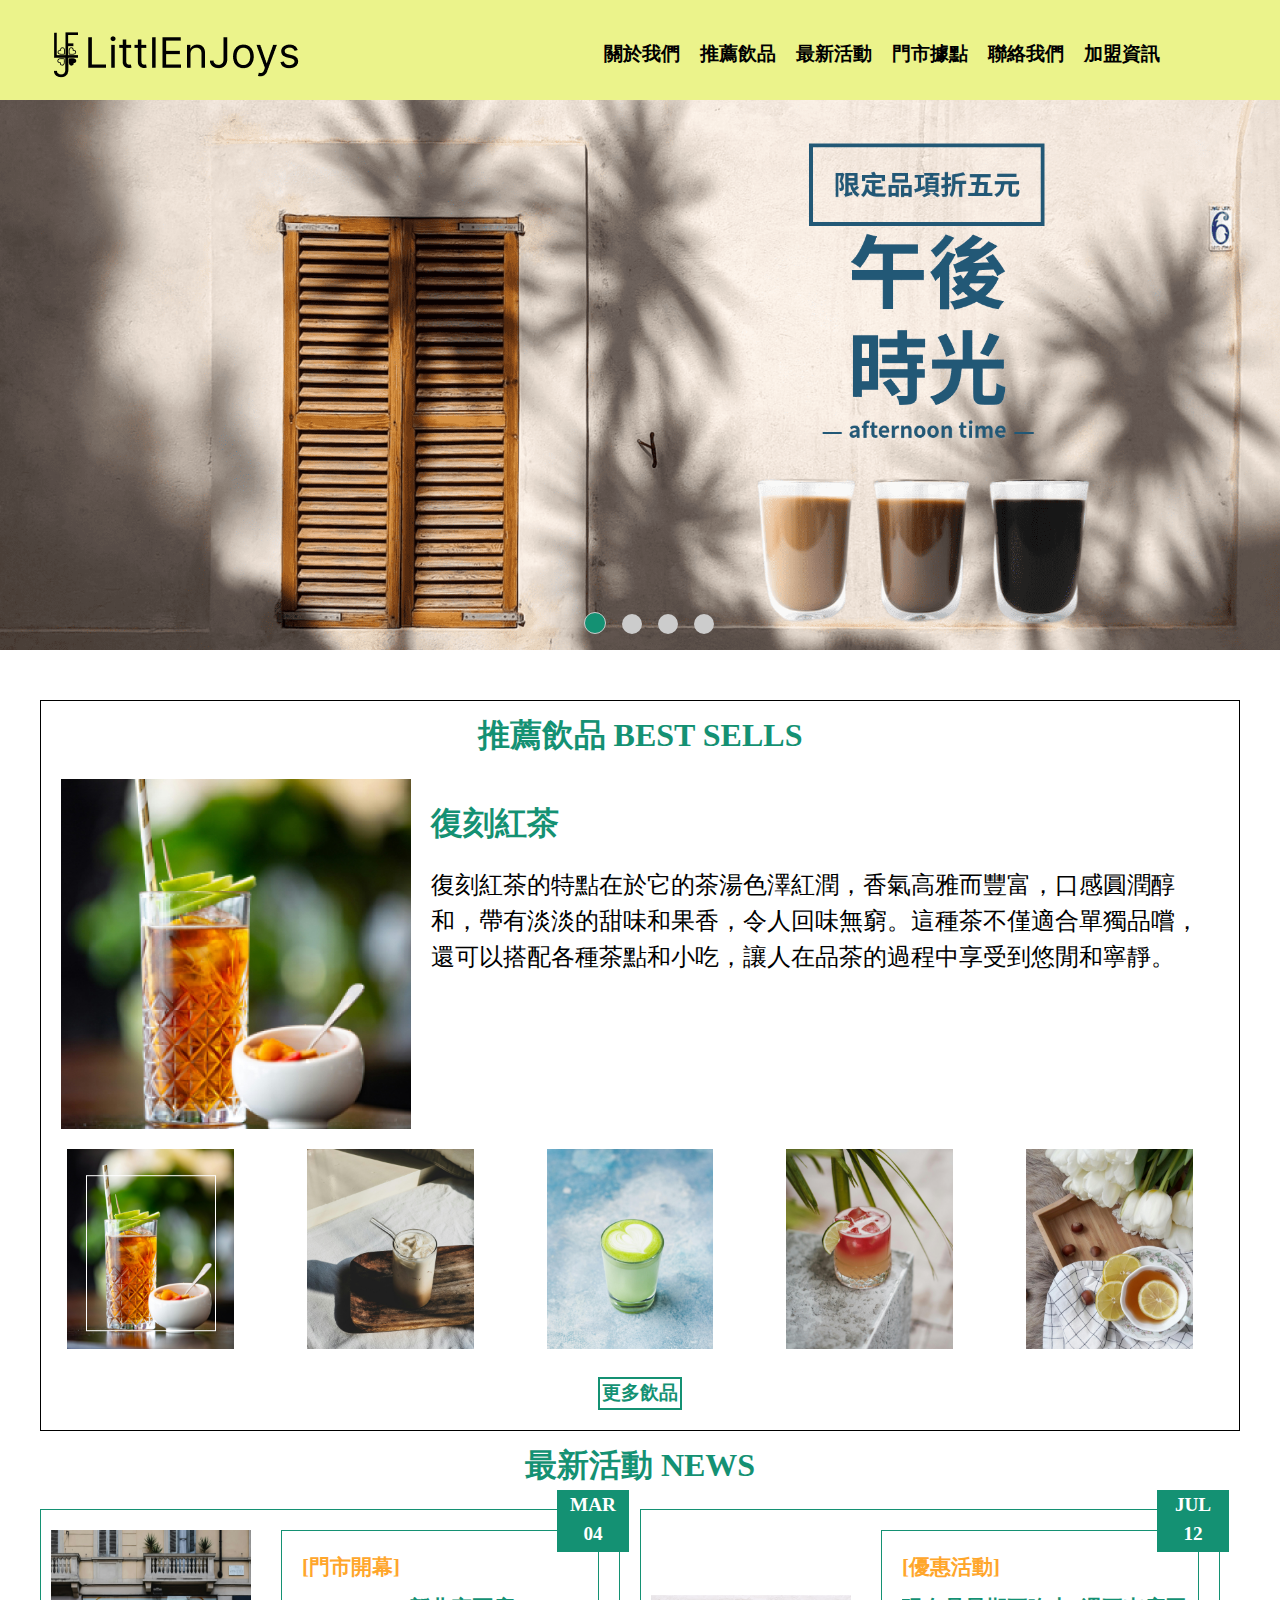
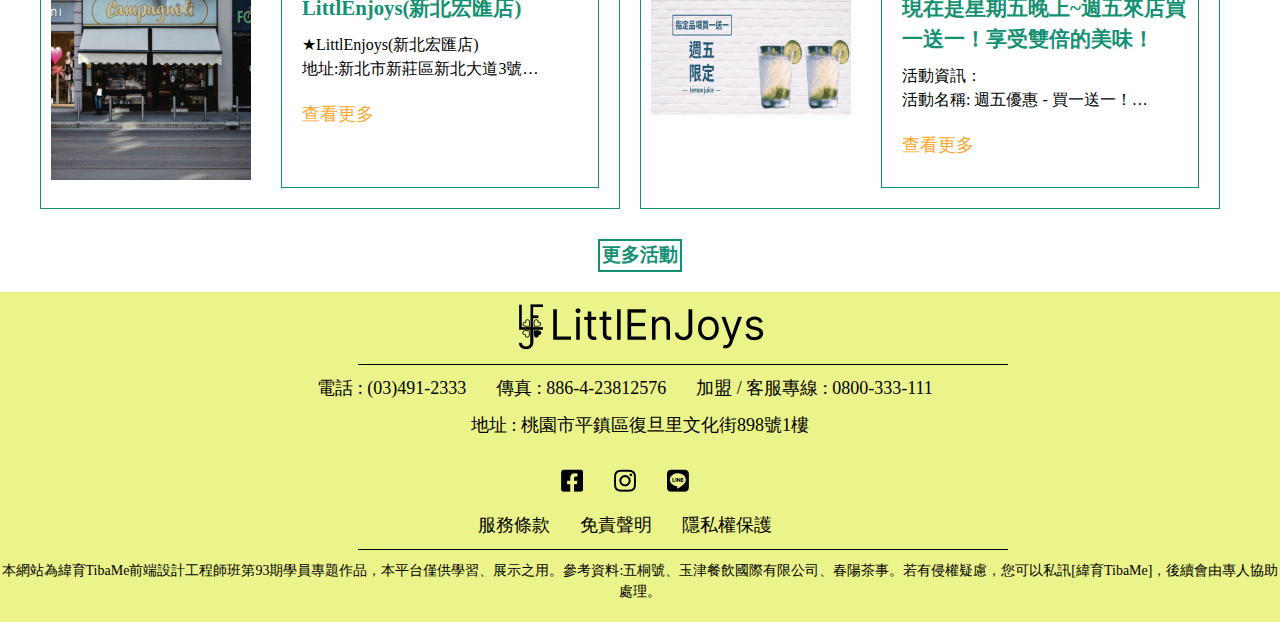
<file: index.html>
<!DOCTYPE html>
<html lang="en">

<head>
    <meta charset="UTF-8">
    <meta name="viewport" content="width=device-width, initial-scale=1.0">
    <link rel="stylesheet" href="./css/style.css">
    <link rel="stylesheet" href="./css/index.css">
    <link rel="stylesheet" href="https://stackpath.bootstrapcdn.com/font-awesome/4.7.0/css/font-awesome.min.css">
    <script src="./js/jquery-3.7.1.js"></script> 
    <script src="./js/jQuery.js"></script>    
    <title>LittlEnJoy</title>
</head>

<body>
    <script>
        function showMenuBar() {
            let menuBar = document.getElementById("menuBar");

            if (menuBar.style.display == "none") {
                menuBar.style.display = "block";
            } else {
                menuBar.style.display = "none";
            }
        }
    </script>
     
    <div>
        <div class="top">
            <a href="./index.html"><img src="./img/LOGO4.png" alt=""></a>
            <i class="fa fa-bars" aria-hidden="true" onclick="showMenuBar()"></i>
            <ul id="menuBar">
                <li><a href="./aboutus1.html">關於我們</a></li>
                <li><a href="./menu.html">推薦飲品</a></li>
                <li><a href="./news.html">最新活動</a></li>
                <li><a href="./store.html">門市據點</a></li>
                <li><a href="./contactus.html">聯絡我們</a></li>
                <li><a href="./franchise.html">加盟資訊</a></li>
            </ul>
        </div>

        <div id="main">
            <!-- <a href="#" class="left"></a>
            <a href="#" class="right"></a> -->
            <ul id="content">
                <li><img src="./img/banner01.png" class="image"></li>
                <li><img src="./img/banner02.png" class="image"></li>
                <li><img src="./img/banner03.png" class="image"></li>
                <li><img src="./img/banner04.png" class="image"></li>
            </ul>
            <ul id="contentButton">
                <!-- <li></li> -->
            </ul>
        </div>

        <div class="center">

            <div class="main1">
                <h2 class="tt">推薦飲品 BEST SELLS</h2>
                <div>
                    <div class="up">
                        <img id="pic" src="./img/blacktea2.jpg" >
                        <div class="introduce">
                            <h2 id="drinkname">復刻紅茶</h2>
                            <p id="drinkintroduce">復刻紅茶的特點在於它的茶湯色澤紅潤，香氣高雅而豐富，口感圓潤醇和，帶有淡淡的甜味和果香，令人回味無窮。這種茶不僅適合單獨品嚐，還可以搭配各種茶點和小吃，讓人在品茶的過程中享受到悠閒和寧靜。
                            </p>
                        </div>
                    </div>
                    <ul>
                        <li><figure class="active"><img src="./img/blacktea1.jpg" alt=""> <h2>復刻紅茶</h2>
                            <p>復刻紅茶的特點在於它的茶湯色澤紅潤，香氣高雅而豐富，口感圓潤醇和，帶有淡淡的甜味和果香，令人回味無窮。這種茶不僅適合單獨品嚐，還可以搭配各種茶點和小吃，讓人在品茶的過程中享受到悠閒和寧靜。
                            </p></figure></li>
                        <li><figure><img src="./img/milktea.png" alt=""> <h2>復刻奶茶</h2>
                            <p>復刻奶茶的主要特點是它們採用古老的配方或製作方法，以保留原始的口味和風味。使用特定的茶葉、精選的奶精，以獨特的糖漿進行調味。
                            </p></figure></li>
                        <li><figure><img src="./img/mocha.png" alt=""> <h2>抹茶奶綠</h2>
                            <p>抹茶奶綠是一種融合了抹茶和牛奶的飲品，具有獨特的抹茶香氣、牛奶的滑順口感和健康益處，成為了一款極具吸引力和多樣性的茶飲選擇，深受消費者喜愛。
                            </p></figure></li>
                        <li><figure><img src="./img/fruittea.png" alt=""> <h2>特調水果茶</h2>
                            <p>特調水果茶以其新鮮水果的天然風味、豐富的營養素和清爽的口感，成為了消費者喜愛的健康飲品之一。它不僅適合各種時節，還因其多樣化的口味組合而吸引了廣泛的消費者群體。
                            </p></figure></li>
                        <li><figure><img src="./img/lemonbltea.png" alt=""> <h2>檸檬紅茶</h2>
                            <p>檸檬紅茶以其紅茶的香濃口感和檸檬的清新酸甜味道而著稱，是一款清涼解渴、營養豐富並且口感平衡的茶飲選擇，適合各種場合和季節。
                            </p></figure></li>
                    </ul>
                </div>
                <a href="./menu.html" class="more">更多飲品</a>
            </div>
            <div class="main2">
                <h2 class="tt">最新活動 NEWS</h2>
                <div class="main2_card">
                    <div class="card">
                        <a href="news.html"><img src="./img/storef1.png" alt="">
                            <div class="date">
                                <h1>MAR</h1>
                                <h4>04</h4>
                            </div>
                            <div class="right_1">
                                <h3>[門市開幕]</h3>
                                <h2>LittlEnjoys(新北宏匯店)</h2>
                                <P>★LittlEnjoys(新北宏匯店)<br>
                                    地址:新北市新莊區新北大道3號<br>
                                    電話:02-22314449
                                </P>
                                <a href="news.html">查看更多</a>

                            </div>
                        </a>
                    </div>

                    <div class="card">
                        <a href="news.html"><img src="./img/banner02_1.png" alt="">
                            <div class="date">
                                <h1>JUL</h1>
                                <h4>12</h4>
                            </div>
                            <div class="right_1">
                                <h3>[優惠活動]</h3>
                                <h2>現在是星期五晚上~週五來店買一送一！享受雙倍的美味！</h2>
                                <P>活動資訊：<br>
                                    活動名稱: 週五優惠 - 買一送一！<br>
                                    活動時間: （限週五當天13:00~22:00）<br>
                                    活動內容: 凡在週五下午13點到店消費，飲料享買一送一優惠！</P>
                                <a href="news.html">查看更多</a>
                            </div>
                        </a>
                    </div>
                </div>
            </div>
            <a href="news.html" class="more">更多活動</a>
        </div>



        <div class="bottom">
            <a href="#"><img src="./img/LOGO4.png" alt=""></a>
            <span class="line"></span>
            <div class="bt_center">
                <ul>
                    <li>電話 : (03)491-2333</li>
                    <li>傳真 : 886-4-23812576</li>
                    <li>加盟 / 客服專線 : 0800-333-111</li>
                </ul>
                <p>地址 : 桃園市平鎮區復旦里文化街898號1樓</p>

                <ul>
                    <li><a href="https://www.facebook.com/"><img src="./img/FB.png" alt=""></a></li>
                    <li><a href="https://www.instagram.com/"><img src="./img/IG.png" alt=""></a></li>
                    <li><a href="https://line.me/tw/"><img src="./img/Line.png" alt=""></a></li>
                </ul>
                <ul>
                    <li>服務條款</li>
                    <li>免責聲明</li>
                    <li>隱私權保護</li>
                </ul>
            </div>
            <span class="line"></span>
            <p class="ex">
                本網站為緯育TibaMe前端設計工程師班第93期學員專題作品，本平台僅供學習、展示之用。參考資料:五桐號、玉津餐飲國際有限公司、春陽茶事。若有侵權疑慮，您可以私訊[緯育TibaMe]，後續會由專人協助處理。
            </p>
        </div>
    </div>
</body>

</html>
</file>
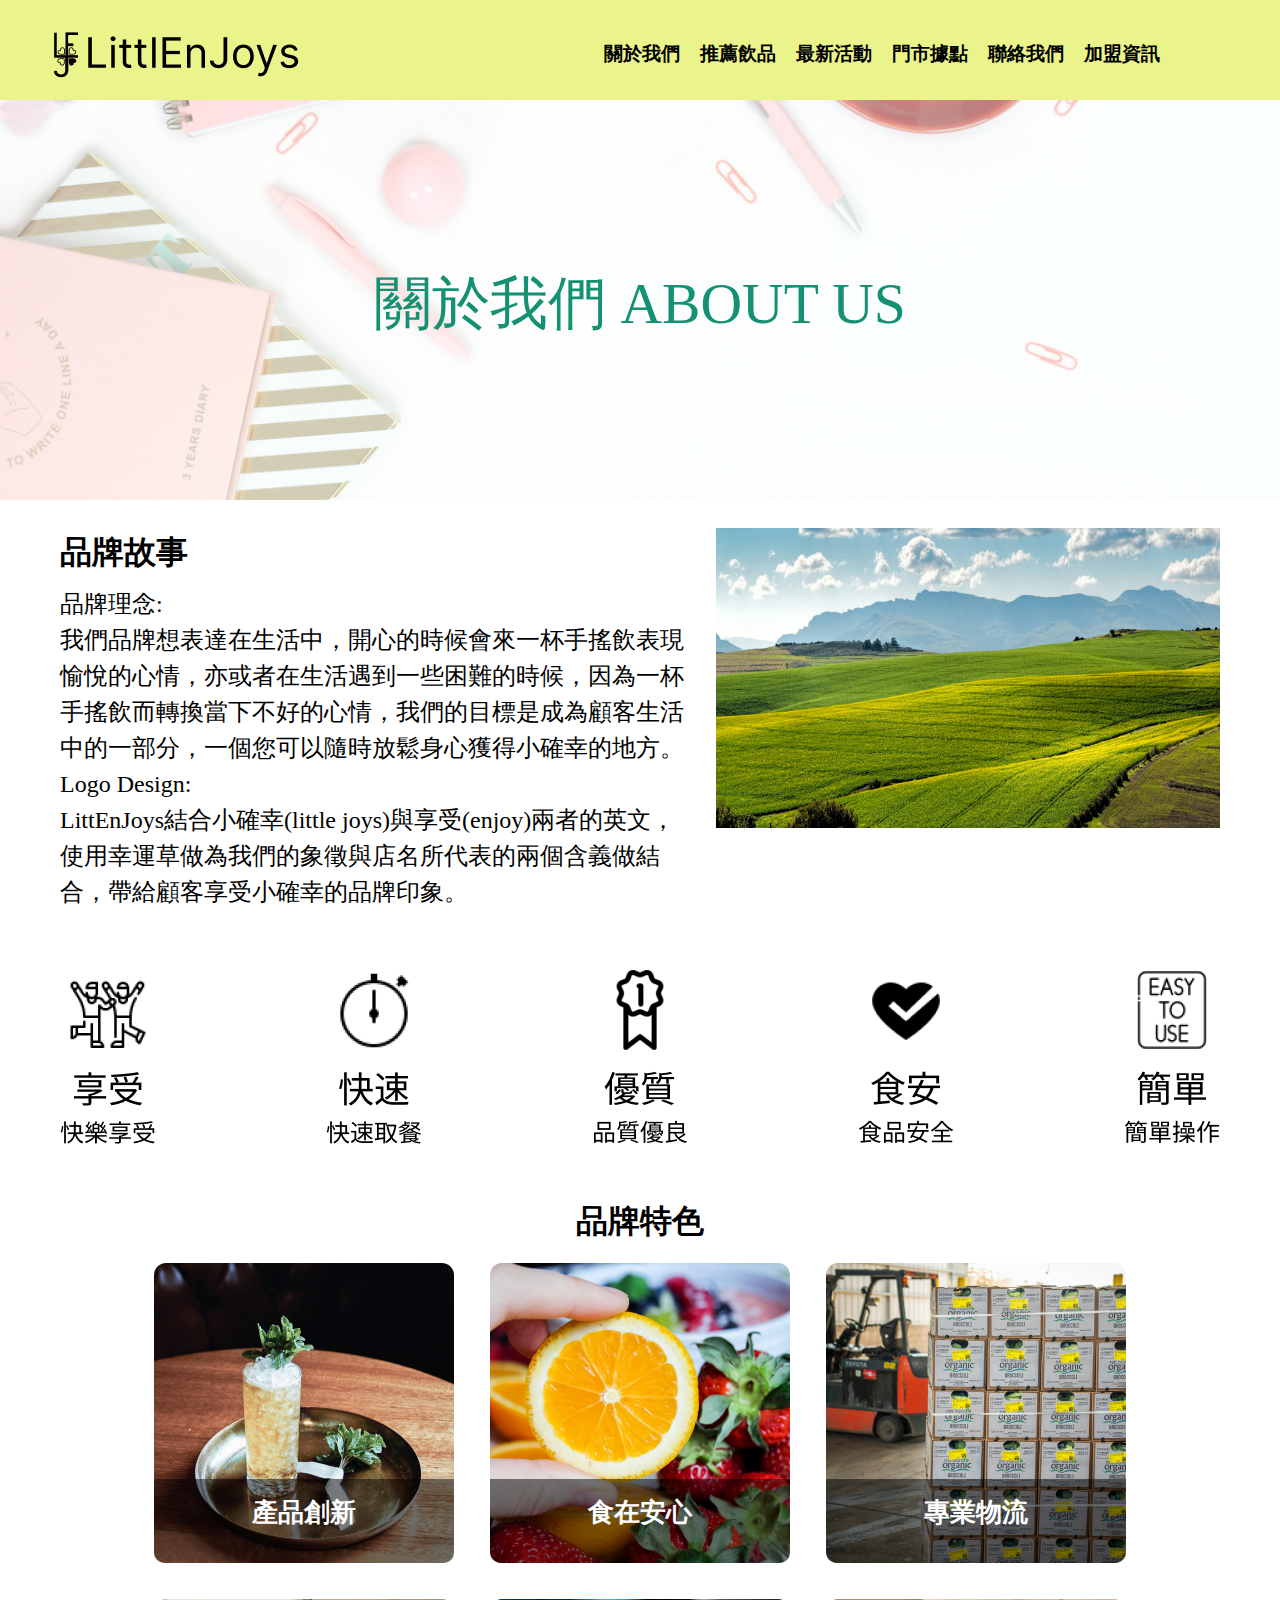
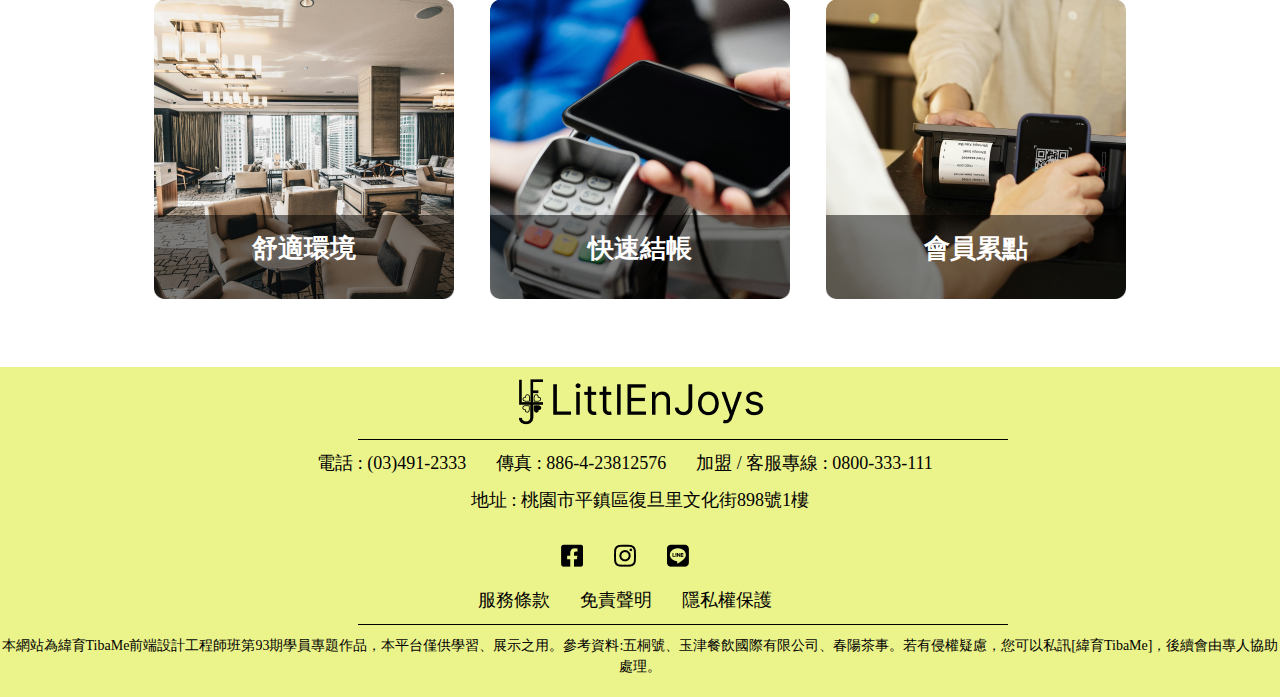
<file: aboutus1.html>
<!DOCTYPE html>
<html lang="en">
<head>
    <meta charset="UTF-8">
    <meta name="viewport" content="width=device-width, initial-scale=1.0">
    <link rel="stylesheet" href="./css/style.css">
    <link rel="stylesheet" href="./css/aboutus.css">
    <link rel="stylesheet" href="https://stackpath.bootstrapcdn.com/font-awesome/4.7.0/css/font-awesome.min.css">
    <title>LittlEnJoy</title>
</head>
<body>
    <script>
        function showMenuBar() {
            let menuBar = document.getElementById("menuBar");

            if (menuBar.style.display == "none") {
                menuBar.style.display = "block";
            } else {
                menuBar.style.display = "none";
            }

        }
    </script>

    <div>
        <div class="top">
            <a href="./index.html"><img src="./img/LOGO4.png" alt=""></a>
            <i class="fa fa-bars" aria-hidden="true" onclick="showMenuBar()"></i>
            <ul id="menuBar">
                <li><a href="./aboutus1.html">關於我們</a></li>
                <li><a href="./menu.html">推薦飲品</a></li>
                <li><a href="./news.html">最新活動</a></li>
                <li><a href="./store.html">門市據點</a></li>
                <li><a href="./contactus.html">聯絡我們</a></li>
                <li><a href="./franchise.html">加盟資訊</a></li>
            </ul>
        </div>

        <div class="banner">
            <img src="./img/b1.jpg" alt="">
            <h2>關於我們 ABOUT US</h2>
        </div>

        <div class="center">
        
        
        <div class="main">            
            <div class="left">
            <h3>品牌故事</h3>
            <p>品牌理念:<br>我們品牌想表達在生活中，開心的時候會來一杯手搖飲表現愉悅的心情，亦或者在生活遇到一些困難的時候，因為一杯手搖飲而轉換當下不好的心情，我們的目標是成為顧客生活中的一部分，一個您可以隨時放鬆身心獲得小確幸的地方。
                <br>Logo Design:<br>LittEnJoys結合小確幸(little joys)與享受(enjoy)兩者的英文，使用幸運草做為我們的象徵與店名所代表的兩個含義做結合，帶給顧客享受小確幸的品牌印象。</p>
            </div>
            <img src="./img/aboutus.jpg" alt="">            
        </div>
        <div class="midd">
            <ul>
                <li><img src="./img/abus_happy.png"></li>
                <li><img src="./img/abus_fast.png"></li>
                <li><img src="./img/abus_nice.png"></li>
                <li><img src="./img/abus_healthy.png"></li>
                <li><img src="./img/abus_easy.png"></li>
            </ul>
        </div>
        
        
        
        <div class="main1">
            <h3>品牌特色</h3>
            <ul>
            <li><img src="./img/aboutnew11.jpg" alt=""><div class="text_box"><h4>產品創新</h4><p>總部定期推出季節新品，<br>吸引客人嚐鮮!</p></li>
            <li><img src="./img/aboutfresh22.jpg" alt=""><div class="text_box"><h4>食在安心</h4><p>與知名大廠合作，<br>定期SGS檢驗，<br>提供合格食材!</p></div></li>
            <li><img src="./img/aboutpush33.jpg" alt=""><div class="text_box"><h4>專業物流</h4><p>全台物流專車配送，<br>新鮮食材快速直送店面！</p></div></li>
            <li><img src="./img/aboutsofe44.jpg" alt=""><div class="text_box"><h4>舒適環境</h4><p>打造舒適寬敞空間，<br>展現新穎活潑品牌形象!</p></div></li>
            <li><img src="./img/aboutpay55.jpg" alt=""><div class="text_box"><h4>快速結帳</h4><p>門市接受多樣支付工具，<br>方便消費者付款！</p></div></li>
            <li><img src="./img/aboutpoint66.jpg" alt=""><div class="text_box"><h4>會員累點</h4><p>總部斥資打造會員APP，<br>累點好康享不完!</p></div></li>
            </ul>
        </div>
        </div>

        <div class="bottom">
            <a href="#"><img src="./img/LOGO4.png" alt=""></a>
            <span class="line"></span>
            <div class="bt_center">
            <ul>
                <li>電話 :  (03)491-2333</li>
                <li>傳真 : 886-4-23812576</li>
                <li>加盟 / 客服專線 :  0800-333-111</li>
            </ul>              
            <p>地址 : 桃園市平鎮區復旦里文化街898號1樓</p>
            
            <ul>
                <li><a href="https://www.facebook.com/"><img src="./img/FB.png" alt=""></a></li>
                <li><a href="https://www.instagram.com/"><img src="./img/IG.png" alt=""></a></li>
                <li><a href="https://line.me/tw/"><img src="./img/Line.png" alt=""></a></li>
            </ul>      
            <ul>
                <li>服務條款</li>
                <li>免責聲明</li>
                <li>隱私權保護</li>
            </ul>
            </div>
            <span class="line"></span>
            <p class="ex">本網站為緯育TibaMe前端設計工程師班第93期學員專題作品，本平台僅供學習、展示之用。參考資料:五桐號、玉津餐飲國際有限公司、春陽茶事。若有侵權疑慮，您可以私訊[緯育TibaMe]，後續會由專人協助處理。</p> 
        </div>   
    </div>
</body>
</html>
</file>
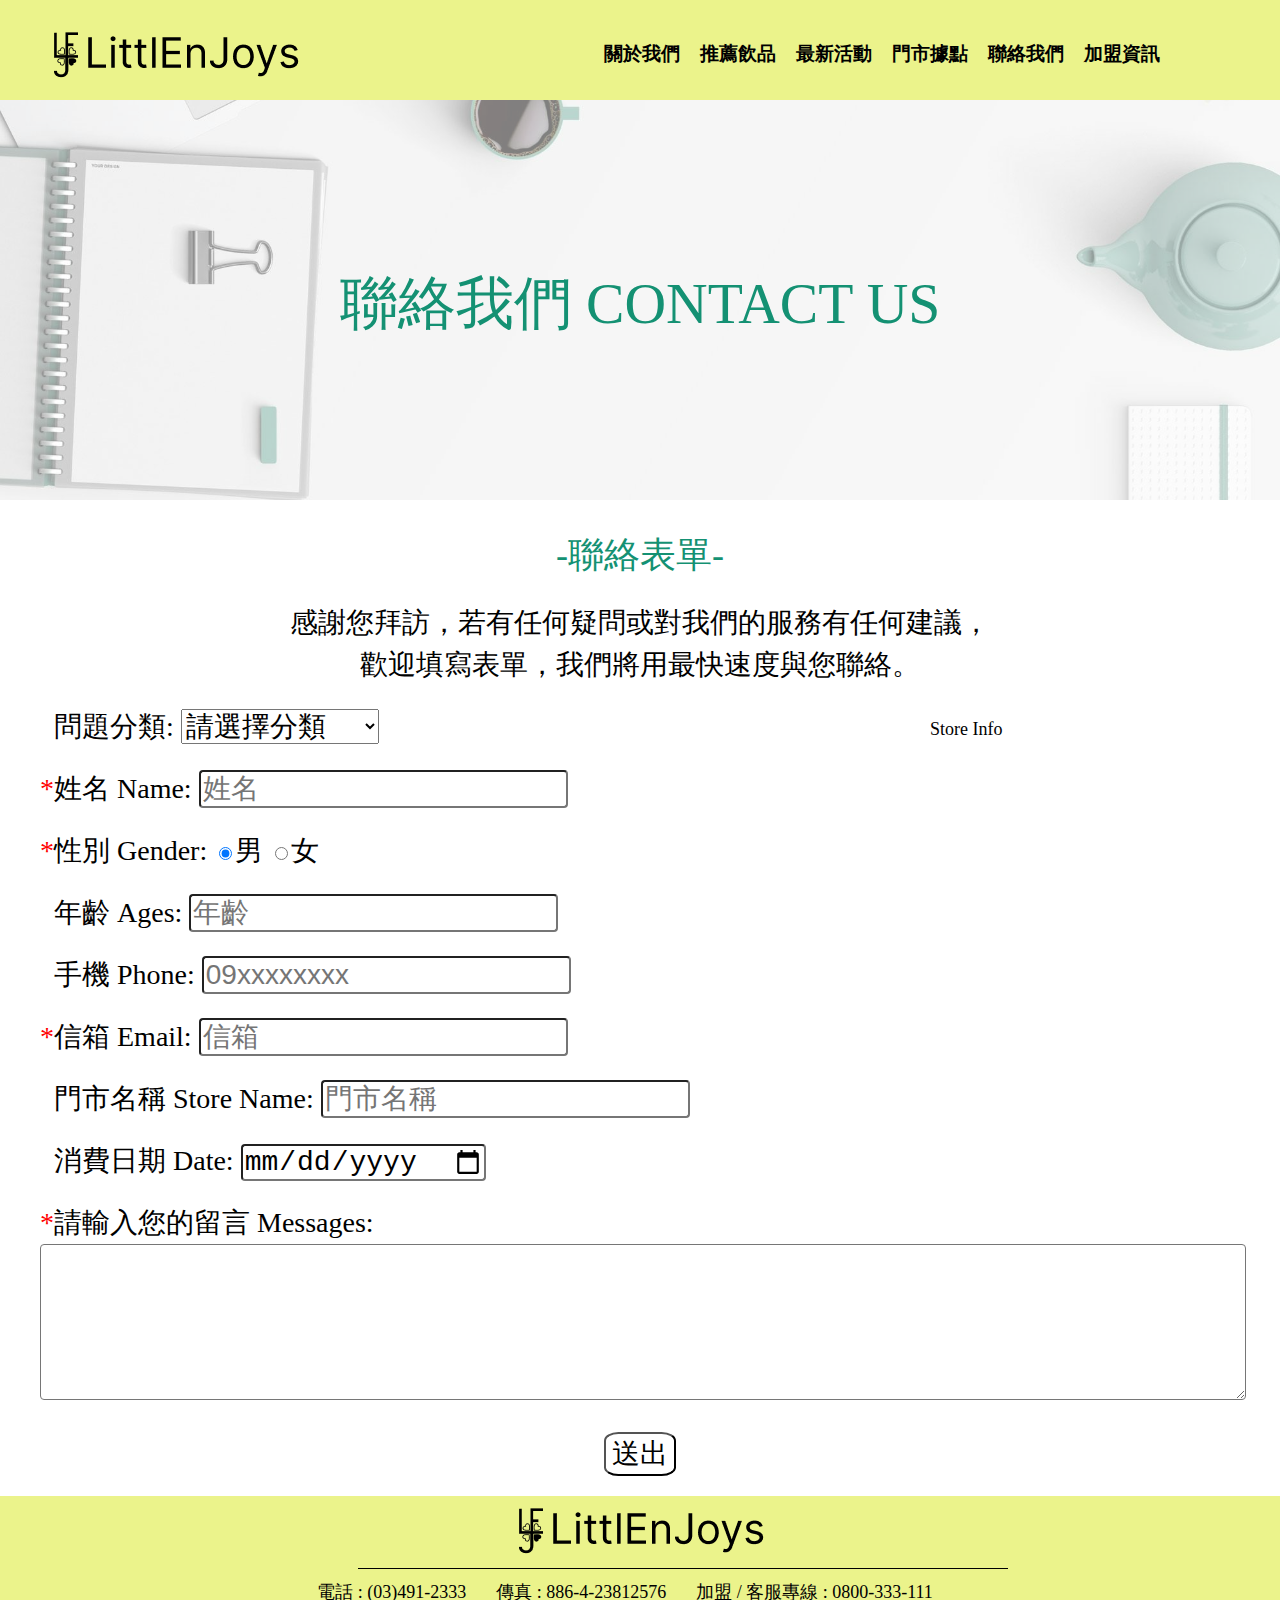
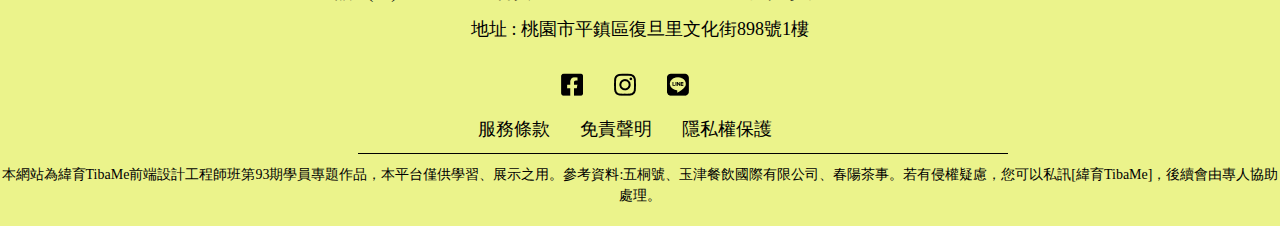
<file: contactus.html>
<!DOCTYPE html>
<html lang="en">
<head>
    <meta charset="UTF-8">
    <meta name="viewport" content="width=device-width, initial-scale=1.0">
    <link rel="stylesheet" href="./css/style.css">
    <link rel="stylesheet" href="./css/contactus.css">
    <link rel="stylesheet" href="https://stackpath.bootstrapcdn.com/font-awesome/4.7.0/css/font-awesome.min.css">
    <title>LittlEnJoy</title>
</head>
<body>
    <script>
        function showMenuBar() {
            let menuBar = document.getElementById("menuBar");

            if (menuBar.style.display == "none") {
                menuBar.style.display = "block";
            } else {
                menuBar.style.display = "none";
            }

        }
    </script>

    <div>
        <div class="top">
            <a href="./index.html"><img src="./img/LOGO4.png" alt=""></a>
            <i class="fa fa-bars" aria-hidden="true" onclick="showMenuBar()"></i>
            <ul id="menuBar">
                <li><a href="./aboutus1.html">關於我們</a></li>
                <li><a href="./menu.html">推薦飲品</a></li>
                <li><a href="./news.html">最新活動</a></li>
                <li><a href="./store.html">門市據點</a></li>
                <li><a href="./contactus.html">聯絡我們</a></li>
                <li><a href="./franchise.html">加盟資訊</a></li>
            </ul>
        </div>
        
        <div class="banner">
            <img src="./img/b5.jpg" alt="">
            <h2>聯絡我們 CONTACT US</h2>
        </div>

        <div class="center">
            <h2>-聯絡表單-</h2>
            <p>感謝您拜訪，若有任何疑問或對我們的服務有任何建議，<br>歡迎填寫表單，我們將用最快速度與您聯絡。</p>
            
            <div class="main">
            
                <div id="map"><!-- 地圖 -->
                    <h3>Store Info</h3>
                    
                    <iframe src="https://www.google.com/maps/embed?pb=!1m18!1m12!1m3!1d3614.467687226879!2d121.54067797483278!3d25.052132837562155!2m3!1f0!2f0!3f0!3m2!1i1024!2i768!4f13.1!3m3!1m2!1s0x3442abe6b0446815%3A0xf006dde8c27afcc7!2z57ev6IKyVGliYU1l6ZmE6Kit5Y-w5YyX6IG36KiT5Lit5b-D!5e0!3m2!1szh-TW!2stw!4v1722217447219!5m2!1szh-TW!2stw" width="600" height="450" style="border:0;" allowfullscreen="" loading="lazy" referrerpolicy="no-referrer-when-downgrade"></iframe>
                </div>

            <ul>
                <li><label >&nbsp;&nbsp;問題分類:  </label><select name="sel">
                    <option value selected>請選擇分類</option>
                    <option value="門市服務" >門市服務</option>
                    <option value="飲品售後建議" >飲品售後建議</option>
                    <option value="異業/聯名合作" >異業/聯名合作</option>
                    <option value="其他" >其他</option></select></li>
                <li><label><em>*</em>姓名 Name:  </label><input type="text" class="name" placeholder="姓名"></li>
                <li><label><em>*</em>性別 Gender:  </label><input type="radio" name="gender" class="male" checked><span>男</span>
                    <input type="radio" name="gender" class="female"><span>女</span>
                </li>
                <li><label>&nbsp;&nbsp;年齡 Ages:  </label><input type="tel" class="ages" placeholder="年齡" maxlength="2"></li>
                <li><label>&nbsp;&nbsp;手機 Phone:  </label><input type="tel"  class="phone" placeholder="09xxxxxxxx" maxlength="10" pattern="^09\d{8}$"></li>
                <li><label><em>*</em>信箱 Email:  </label><input type="email" class="mail" placeholder="信箱" pattern="[a-z0-9._%+-]+@[a-z0-9.-]+\.[a-z]{2,}$"></li>
                <li><label>&nbsp;&nbsp;門市名稱 Store Name:  </label><input type="text" placeholder="門市名稱"></li>
                <li><label>&nbsp;&nbsp;消費日期 Date:  </label><input type="date" ></li>
                <li><label><em>*</em>請輸入您的留言 Messages:  </label><br><textarea name="" class="Message" cols="100" rows="10" maxlength="250"></textarea> </li>
                <li><input type="submit" class="send" value="送出"></li>
                
            </ul>
            
        </div>
        </div>
        
            <div class="bottom">
                <a href="#"><img src="./img/LOGO4.png" alt=""></a>
                <span class="line"></span>
                <div class="bt_center">
                    <ul>
                        <li>電話 :  (03)491-2333</li>
                        <li>傳真 : 886-4-23812576</li>
                        <li>加盟 / 客服專線 :  0800-333-111</li>
                    </ul>              
                    <p>地址 : 桃園市平鎮區復旦里文化街898號1樓</p>
                    <ul>
                        <li><a href="https://www.facebook.com/"><img src="./img/FB.png" alt=""></a></li>
                        <li><a href="https://www.instagram.com/"><img src="./img/IG.png" alt=""></a></li>
                        <li><a href="https://line.me/tw/"><img src="./img/Line.png" alt=""></a></li>
                    </ul>      
                    <ul>
                        <li>服務條款</li>
                        <li>免責聲明</li>
                        <li>隱私權保護</li>
                    </ul>
                    </div>
                    <span class="line"></span>
                    <p class="ex">本網站為緯育TibaMe前端設計工程師班第93期學員專題作品，本平台僅供學習、展示之用。參考資料:五桐號、玉津餐飲國際有限公司、春陽茶事。若有侵權疑慮，您可以私訊[緯育TibaMe]，後續會由專人協助處理。</p> 
                </div>   
        </div>
</body>
</html>
</file>
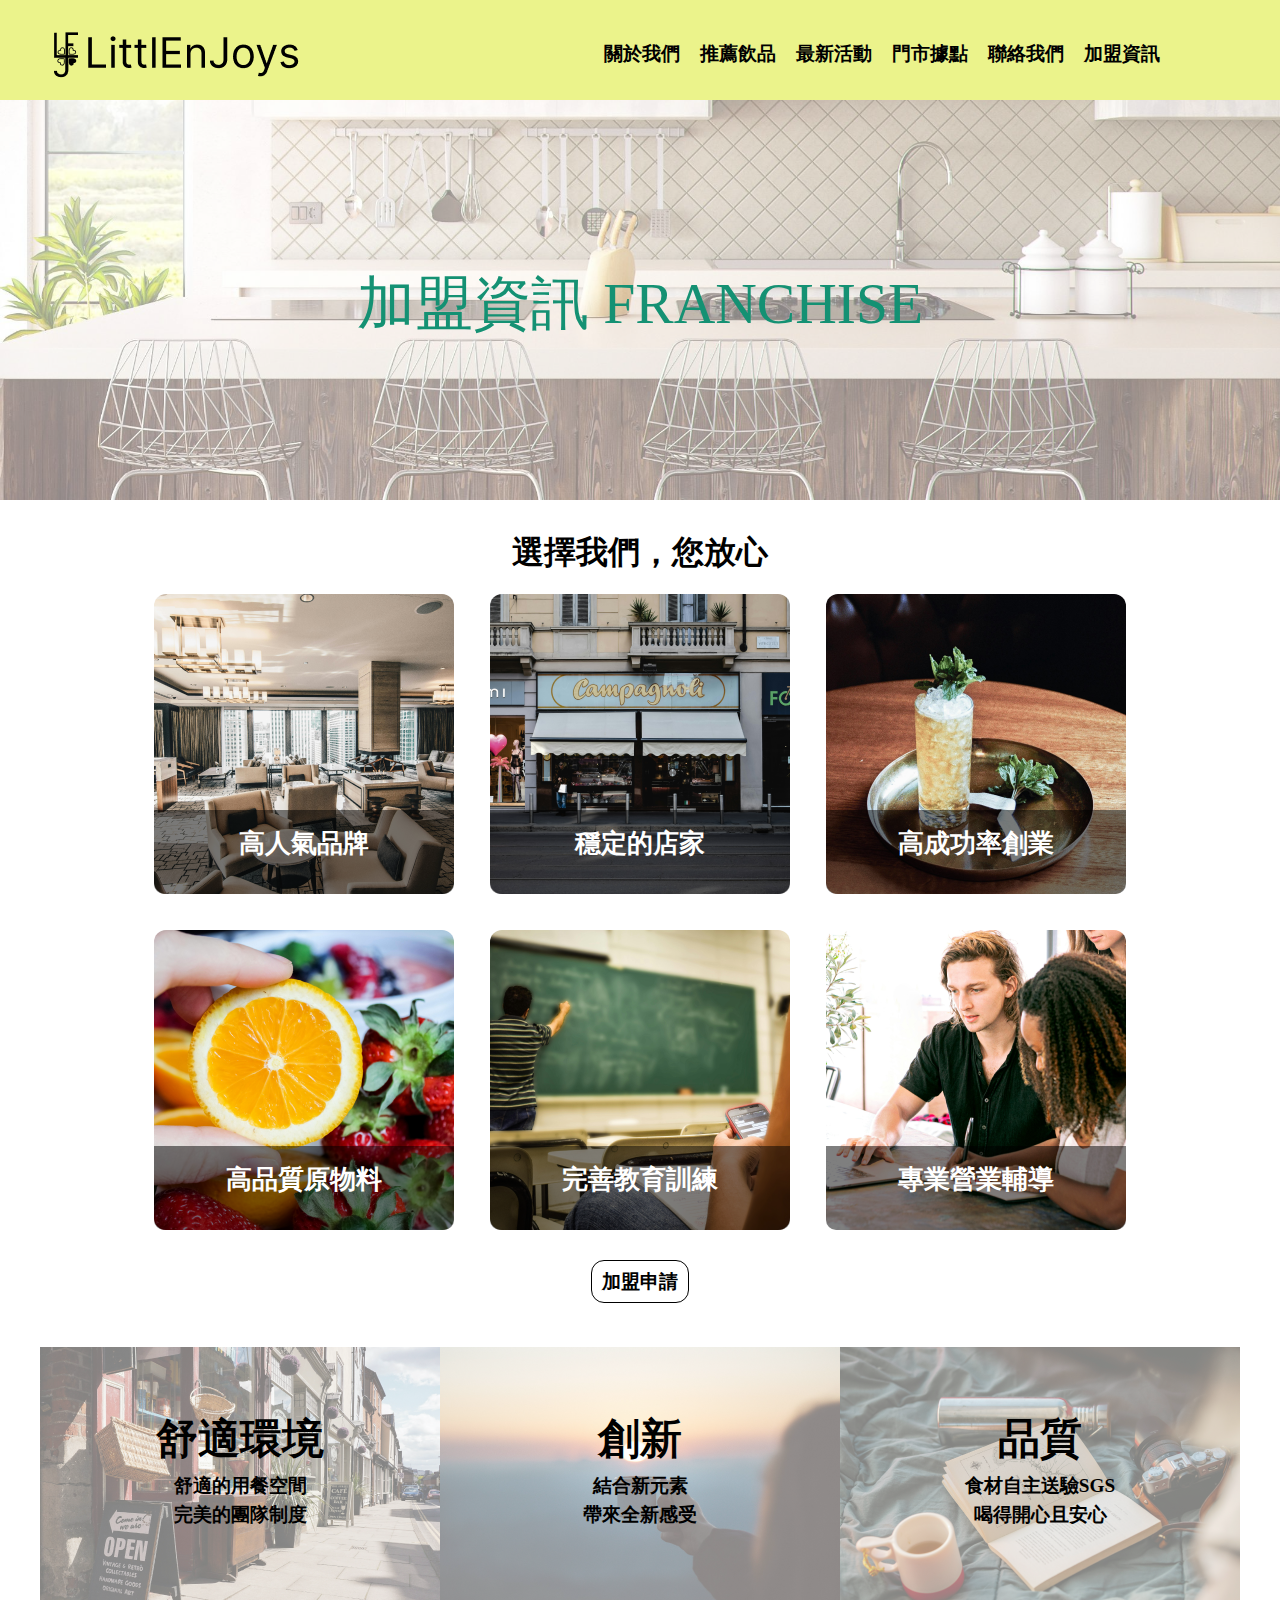
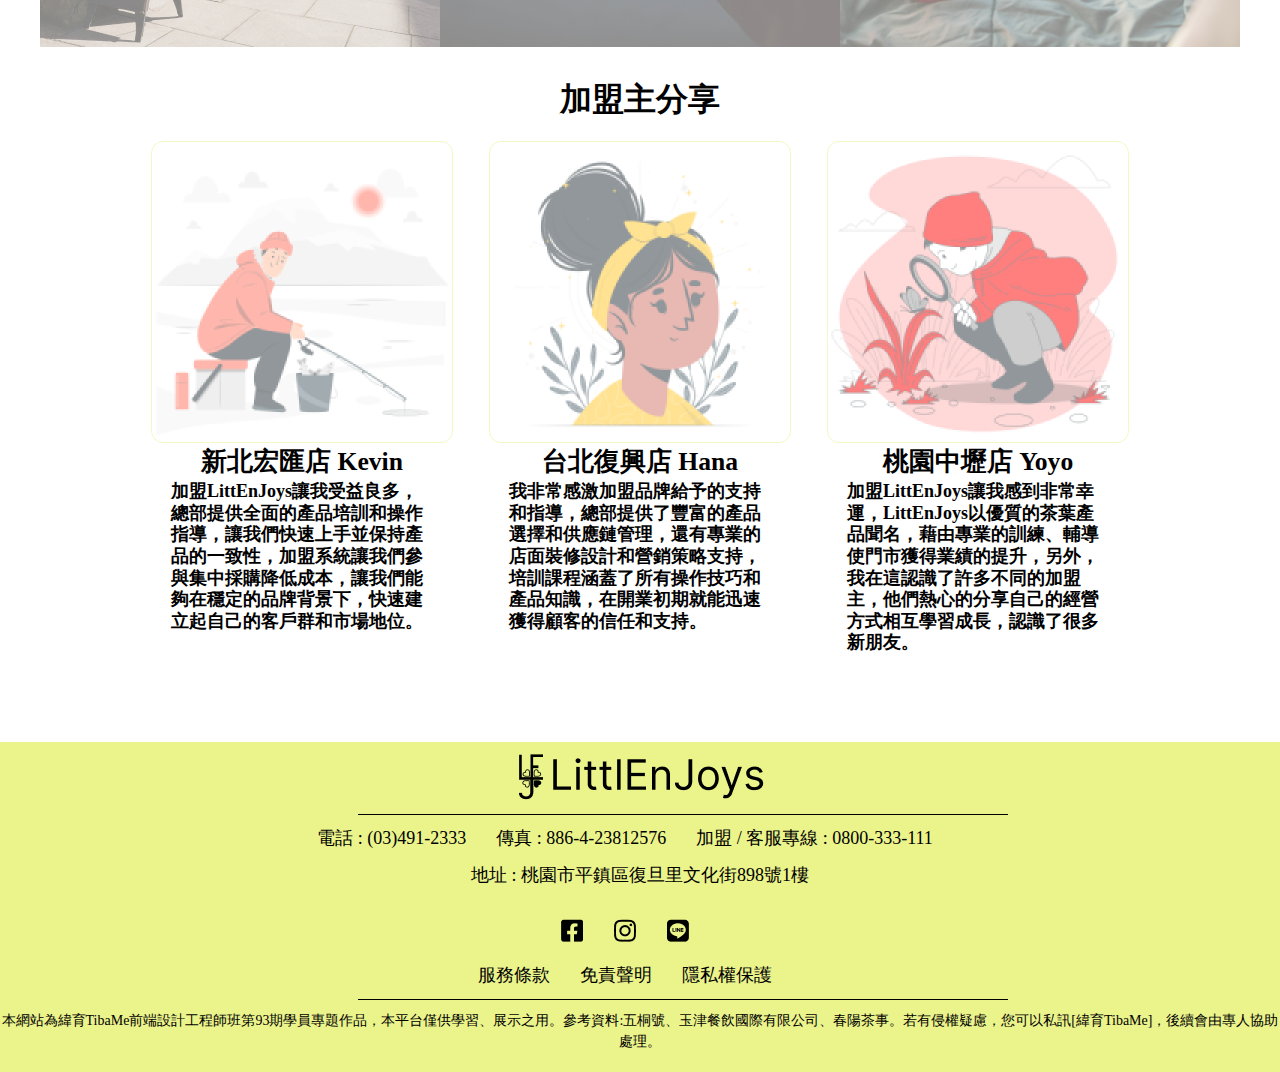
<file: franchise.html>
<!DOCTYPE html>
<html lang="en">
<head>
    <meta charset="UTF-8">
    <meta name="viewport" content="width=device-width, initial-scale=1.0">
    <link rel="stylesheet" href="./css/style.css">
    <link rel="stylesheet" href="./css/franchise.css">
    <link rel="stylesheet" href="https://stackpath.bootstrapcdn.com/font-awesome/4.7.0/css/font-awesome.min.css">
    <title>LittlEnJoy</title>
</head>
<body>
    <script>
        function showMenuBar() {
            let menuBar = document.getElementById("menuBar");

            if (menuBar.style.display == "none") {
                menuBar.style.display = "block";
            } else {
                menuBar.style.display = "none";
            }

        }
    </script>
    <div>
        <div class="top">
            <a href="./index.html"><img src="./img/LOGO4.png" alt=""></a>
            <i class="fa fa-bars" aria-hidden="true" onclick="showMenuBar()"></i>
            <ul id="menuBar">
                <li><a href="./aboutus1.html">關於我們</a></li>
                <li><a href="./menu.html">推薦飲品</a></li>
                <li><a href="./news.html">最新活動</a></li>
                <li><a href="./store.html">門市據點</a></li>
                <li><a href="./contactus.html">聯絡我們</a></li>
                <li><a href="./franchise.html">加盟資訊</a></li>
            </ul>
        </div>
        <div class="banner">
            <img src="./img/b6.jpg" alt="">
            <h2>加盟資訊 FRANCHISE</h2>
        </div>

        <div class="center">

            <div class="main">
            <h3>選擇我們，您放心</h3>
            <ul>
                <li><img src="./img/aboutsofe44.jpg" alt=""><div class="text_box"><h4>高人氣品牌</h4><p>明亮舒適的用餐空間，<br>每月近500萬人次，<br>享受LittEnJoys茶飲服務。</p></div></li>
                <li><img src="./img/storef1.png" alt=""><div class="text_box"><h4>穩定的店家</h4><p>後防疫期間，逆勢成長，<br>年度平均業績成長率10%以上。</p></div></li>
                <li><img src="./img/aboutnew11.jpg" alt=""><div class="text_box"><h4>高成功率創業</h4><p>全台50間以上門市，<br>2024年度加盟度達96%。</p></div></li>
                <li><img src="./img/aboutfresh22.jpg" alt=""><div class="text_box"><h4>高品質原物料</h4><p>高品質嚴選茶葉，<br>新鮮水果&原料，<br>全台全程低溫新鮮配送。</p></div></li>
                <li><img src="./img/studya1.png" alt=""><div class="text_box"><h4>完善教育訓練</h4><p>專業講師團隊，<br>商業管理與技術操作並重。</p></div></li>
                <li><img src="./img/studya2.png" alt=""><div class="text_box"><h4>專業營業輔導</h4><p>專業顧問即時分析，<br>區域店家分享營運戰略，<br>複製成功經驗，<br>店家間相互學習分享，<br>共創雙贏。</p></div></li>
            </ul>
            <a href="#">加盟申請</a>
            </div>
            <div class="main_midd">
                <ul>
                    <li>
                        <img src="./img/bestnew.png" alt="">
                        <h3>舒適環境</h3>
                        <p>舒適的用餐空間<br>完美的團隊制度</p>                        
                    </li>
                    <li>
                        <img src="./img/lftbg.png" alt="">
                        <h3>創新</h3> 
                        <p>結合新元素<br>帶來全新感受</p>                        
                    </li>
                    <li>
                        <img src="./img/bestgood.png" alt="">
                        <h3>品質</h3>
                        <p>食材自主送驗SGS<br>喝得開心且安心</p>        
                    </li>
                </ul>
            </div>
            <div class="main1">
            <h3>加盟主分享</h3>
            <ul>
                <li><img src="./img/J1.png" alt=""><h4>新北宏匯店 Kevin</h4><p>加盟LittEnJoys讓我受益良多，總部提供全面的產品培訓和操作指導，讓我們快速上手並保持產品的一致性，加盟系統讓我們參與集中採購降低成本，讓我們能夠在穩定的品牌背景下，快速建立起自己的客戶群和市場地位。</p></li>
                <li><img src="./img/J2.png" alt=""><h4>台北復興店 Hana</h4><p>我非常感激加盟品牌給予的支持和指導，總部提供了豐富的產品選擇和供應鏈管理，還有專業的店面裝修設計和營銷策略支持，培訓課程涵蓋了所有操作技巧和產品知識，在開業初期就能迅速獲得顧客的信任和支持。</p></li>
                <li><img src="./img/J3.png" alt=""><h4>桃園中壢店 Yoyo</h4><p>加盟LittEnJoys讓我感到非常幸運，LittEnJoys以優質的茶葉產品聞名，藉由專業的訓練、輔導使門市獲得業績的提升，另外，我在這認識了許多不同的加盟主，他們熱心的分享自己的經營方式相互學習成長，認識了很多新朋友。</p></li>
            </ul>
            
            </div>
        </div>

        <div class="bottom">
            <a href="#"><img src="./img/LOGO4.png" alt=""></a>
            <span class="line"></span>
            <div class="bt_center">
            <ul>
                <li>電話 :  (03)491-2333</li>
                <li>傳真 : 886-4-23812576</li>
                <li>加盟 / 客服專線 :  0800-333-111</li>
            </ul>              
            <p>地址 : 桃園市平鎮區復旦里文化街898號1樓</p>
            <ul>
                <li><a href="https://www.facebook.com/"><img src="./img/FB.png" alt=""></a></li>
                <li><a href="https://www.instagram.com/"><img src="./img/IG.png" alt=""></a></li>
                <li><a href="https://line.me/tw/"><img src="./img/Line.png" alt=""></a></li>
            </ul>      
            <ul>
                <li>服務條款</li>
                <li>免責聲明</li>
                <li>隱私權保護</li>
            </ul>
            </div>
            <span class="line"></span>
            <p class="ex">本網站為緯育TibaMe前端設計工程師班第93期學員專題作品，本平台僅供學習、展示之用。參考資料:五桐號、玉津餐飲國際有限公司、春陽茶事。若有侵權疑慮，您可以私訊[緯育TibaMe]，後續會由專人協助處理。</p> 
        </div>   
    </div>
</body>
</html>
</file>
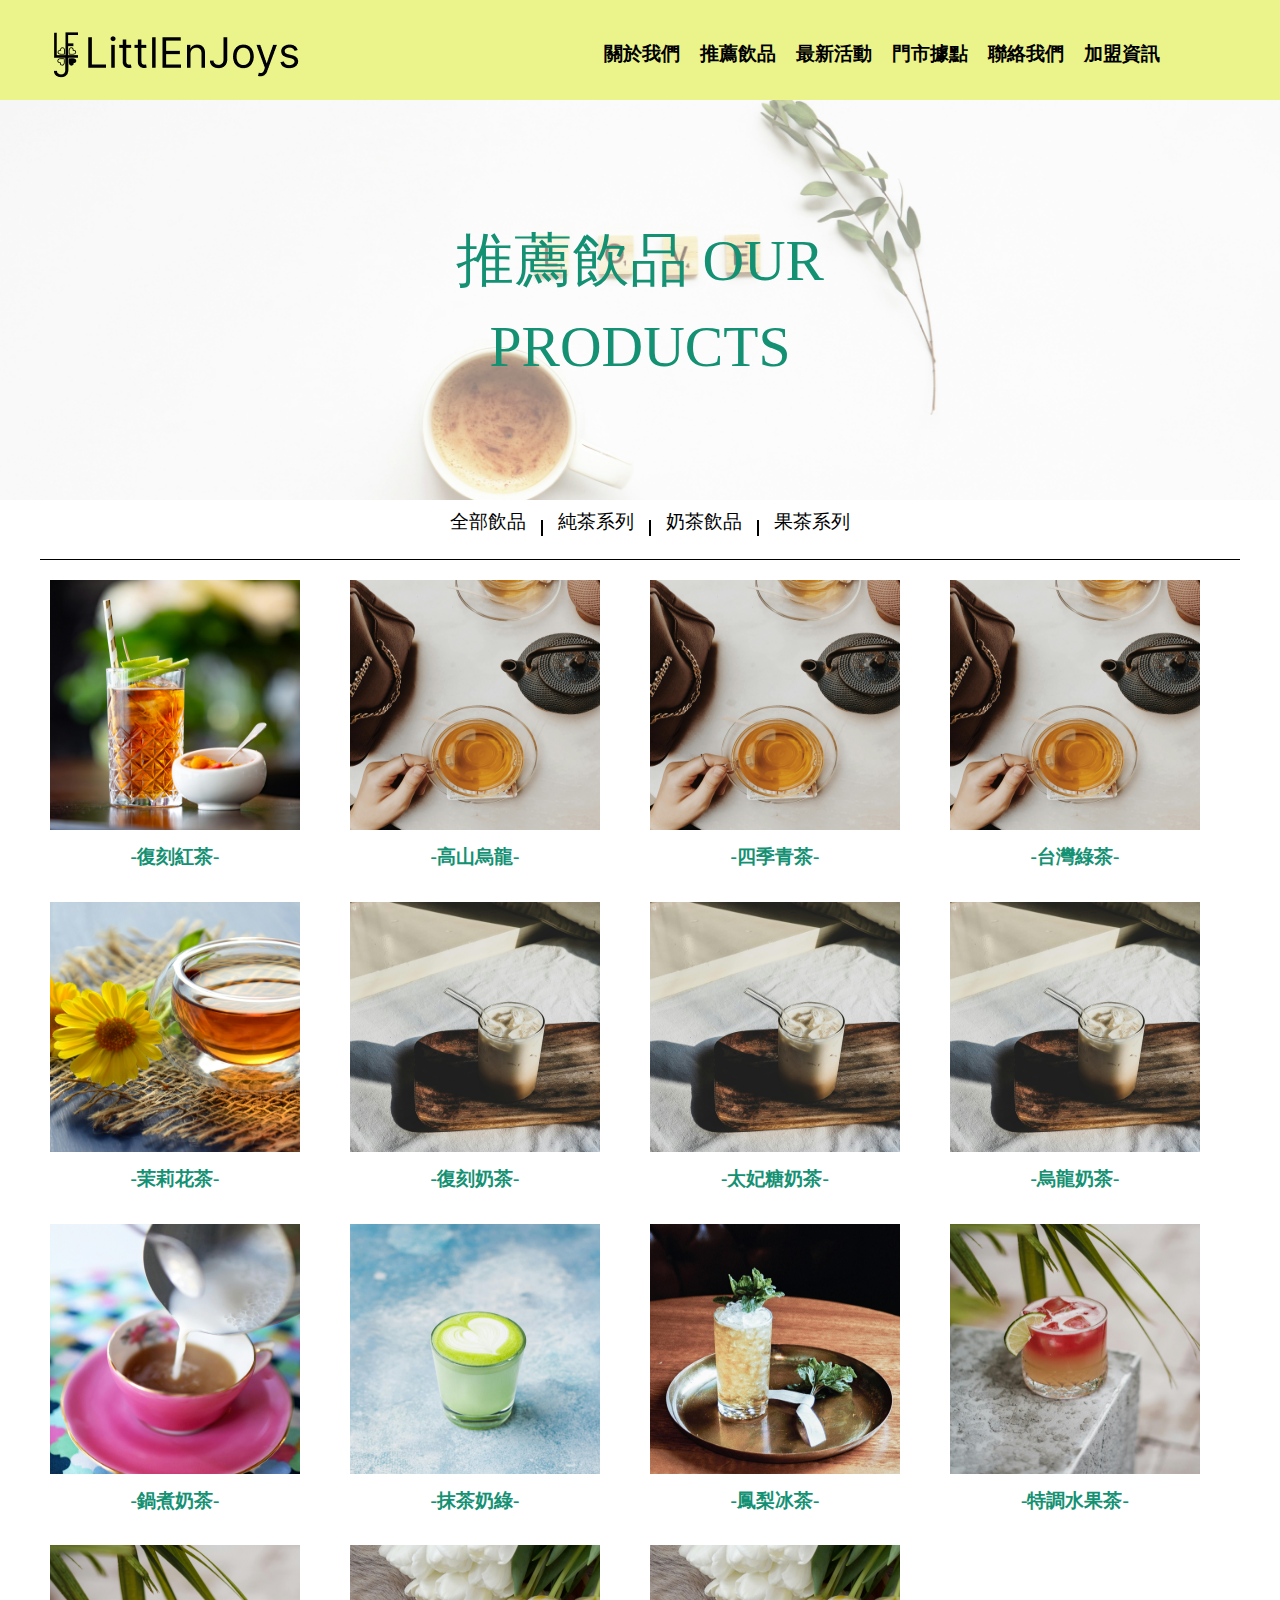
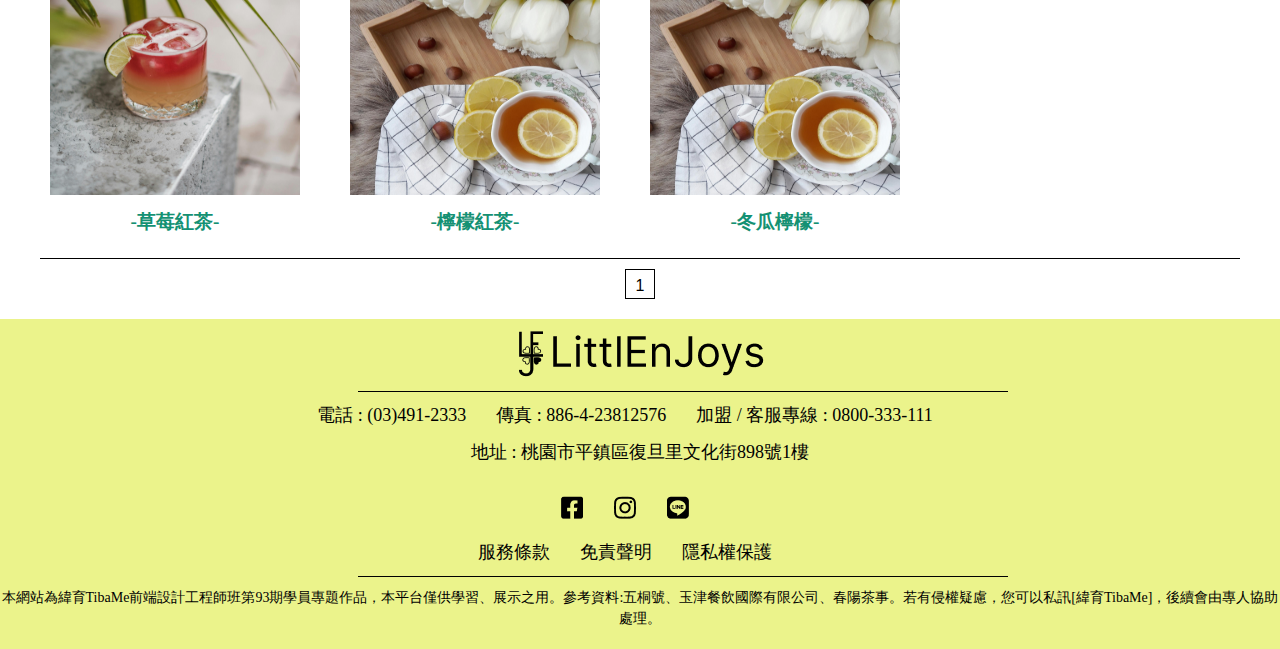
<file: menu.html>
<!DOCTYPE html>
<html lang="en">
<head>
    <meta charset="UTF-8">
    <meta name="viewport" content="width=device-width, initial-scale=1.0">
    <link rel="stylesheet" href="./css/style.css">
    <link rel="stylesheet" href="./css/menu.css">
    <link rel="stylesheet" href="https://stackpath.bootstrapcdn.com/font-awesome/4.7.0/css/font-awesome.min.css">
    <title>LittlEnJoy</title>
</head>
<body>
    <script>
        function showMenuBar() {
            let menuBar = document.getElementById("menuBar");

            if (menuBar.style.display == "none") {
                menuBar.style.display = "block";
            } else {
                menuBar.style.display = "none";
            }

        }

        function filterStore(type){
            
            let tea = document.getElementsByClassName("tea");
            let milktea = document.getElementsByClassName("milktea");
            let fruittea = document.getElementsByClassName("fruittea");
            

            switch (type) {
                
                case 'all':
                for(i = 0; i < tea.length;i++){        
                tea[i].style.display = "block";
                }
                for(j = 0; j < milktea.length;j++){
                milktea[j].style.display = "block";
                }
                for(k = 0; k < fruittea.length;k++){
                fruittea[k].style.display = "block";
                }
                break;
                case 'tea':      
                for(i = 0; i < tea.length;i++){        
                tea[i].style.display = "block";
                }
                for(j = 0; j < milktea.length;j++){
                milktea[j].style.display = "none";
                }
                for(k = 0; k < fruittea.length;k++){
                fruittea[k].style.display = "none";
                }
                break;
                case 'milktea':
                for(i = 0; i < tea.length;i++){        
                tea[i].style.display = "none";
                }
                for(j = 0; j < milktea.length;j++){
                milktea[j].style.display = "block";
                }
                for(k = 0; k < fruittea.length;k++){
                fruittea[k].style.display = "none";
                }
                break;
                case 'fruittea':
                for(i = 0; i < tea.length;i++){        
                tea[i].style.display = "none";
                }
                for(j = 0; j < milktea.length;j++){
                milktea[j].style.display = "none";
                }
                for(k = 0; k < fruittea.length;k++){
                fruittea[k].style.display = "block";
                }
                break;
            }          
        }

    </script>

    <div>
        <div class="top">
            <a href="./index.html"><img src="./img/LOGO4.png" alt=""></a>
            <i class="fa fa-bars" aria-hidden="true" onclick="showMenuBar()"></i>
            <ul id="menuBar">
                <li><a href="./aboutus1.html">關於我們</a></li>
                <li><a href="./menu.html">推薦飲品</a></li>
                <li><a href="./news.html">最新活動</a></li>
                <li><a href="./store.html">門市據點</a></li>
                <li><a href="./contactus.html">聯絡我們</a></li>
                <li><a href="./franchise.html">加盟資訊</a></li>
            </ul>
        </div>
        <div class="banner">
            <img src="./img/b2.jpg" alt="">
            <h2>推薦飲品 OUR PRODUCTS</h2>
        </div>

        <div class="center">
            <div class="items"> 
           <ul>
                <li><button class="button1" onclick="filterStore('all')">全部飲品</button></li>
                <li><button class="button1" onclick="filterStore('tea')">純茶系列</button></li>
                <li><button class="button1" onclick="filterStore('milktea')">奶茶飲品</button></li>                
                <li><button class="button1" onclick="filterStore('fruittea')">果茶系列</button></li>
            </ul>
            </div>
           
            <div class="menu"> 
            <span class="line"></span>
                <ul id="menu">
                    <li class="tea"><a href=""><img src="./img/blacktea1.jpg" alt=""><h3>-復刻紅茶-</h3></a></li>
                    <li class="tea"><a href=""><img src="./img/woolong.png" alt=""><h3>-高山烏龍-</h3></a></li>
                    <li class="tea"><a href=""><img src="./img/woolong.png" alt=""><h3>-四季青茶-</h3></a></li>
                    <li class="tea"><a href=""><img src="./img/woolong.png" alt=""><h3>-台灣綠茶-</h3></a></li>
                    <li class="tea"><a href=""><img src="./img/flowertea.png" alt=""><h3>-茉莉花茶-</h3></a></li>
             
                    <li class="milktea"><a href=""><img src="./img/milktea.png" alt=""><h3>-復刻奶茶-</h3></a></li>
                    <li class="milktea"><a href=""><img src="./img/milktea.png" alt=""><h3>-太妃糖奶茶-</h3></a></li>
                    <li class="milktea"><a href=""><img src="./img/milktea.png" alt=""><h3>-烏龍奶茶-</h3></a></li>
                    <li class="milktea"><a href=""><img src="./img/mmktea.png" alt=""><h3>-鍋煮奶茶-</h3></a></li>
                    <li class="milktea"><a href=""><img src="./img/mocha.png" alt=""><h3>-抹茶奶綠-</h3></a></li>
              
                    <li class="fruittea"><a href=""><img src="./img/pinappletea.png" alt=""><h3>-鳳梨冰茶-</h3></a></li>
                    <li class="fruittea"><a href=""><img src="./img/fruittea.png" alt=""><h3>-特調水果茶-</h3></a></li>
                    <li class="fruittea"><a href=""><img src="./img/fruittea.png" alt=""><h3>-草莓紅茶-</h3></a></li>
                    <li class="fruittea"><a href=""><img src="./img/lemonbltea.png" alt=""><h3>-檸檬紅茶-</h3></a></li>
                    <li class="fruittea"><a href=""><img src="./img/lemonbltea.png" alt=""><h3>-冬瓜檸檬-</h3></a></li>
                </ul>
                <span class="line"></span>
            </div>
            <div id="pages">
                <ul>
                <li><button>1</button></li>
                <!-- <li><button>2</button></li> -->
                </ul>
            </div>


        </div>

        <div class="bottom">
            <a href="#"><img src="./img/LOGO4.png" alt=""></a>
            <span class="line"></span>
            <div class="bt_center">
            <ul>
                <li>電話 :  (03)491-2333</li>
                <li>傳真 : 886-4-23812576</li>
                <li>加盟 / 客服專線 :  0800-333-111</li>
            </ul>              
            <p>地址 : 桃園市平鎮區復旦里文化街898號1樓</p>
                
            <ul>
                <li><a href="https://www.facebook.com/"><img src="./img/FB.png" alt=""></a></li>
                <li><a href="https://www.instagram.com/"><img src="./img/IG.png" alt=""></a></li>
                <li><a href="https://line.me/tw/"><img src="./img/Line.png" alt=""></a></li>
            </ul>      
            <ul>
                <li>服務條款</li>
                <li>免責聲明</li>
                <li>隱私權保護</li>
            </ul>
            </div>
            <span class="line"></span>
            <p class="ex">本網站為緯育TibaMe前端設計工程師班第93期學員專題作品，本平台僅供學習、展示之用。參考資料:五桐號、玉津餐飲國際有限公司、春陽茶事。若有侵權疑慮，您可以私訊[緯育TibaMe]，後續會由專人協助處理。</p> 
        </div>   
    </div>
</body>
</html>
</file>
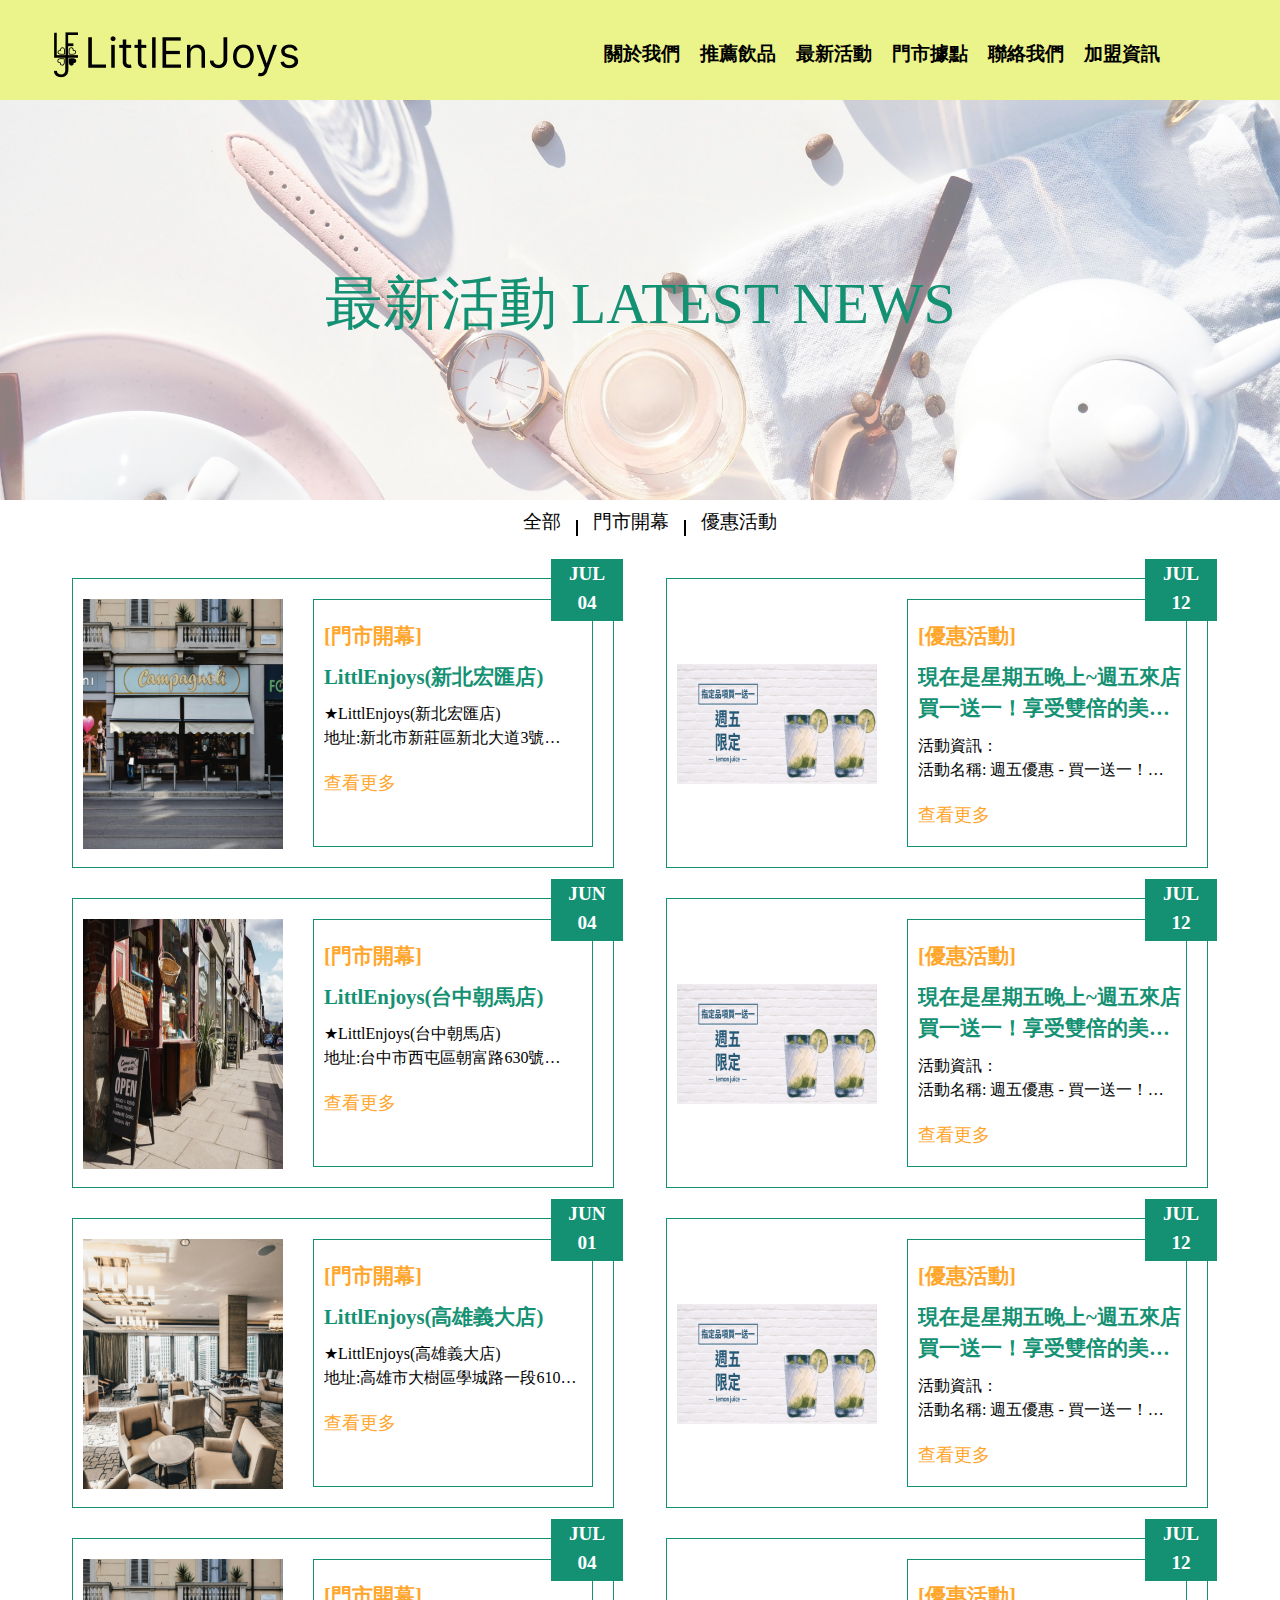
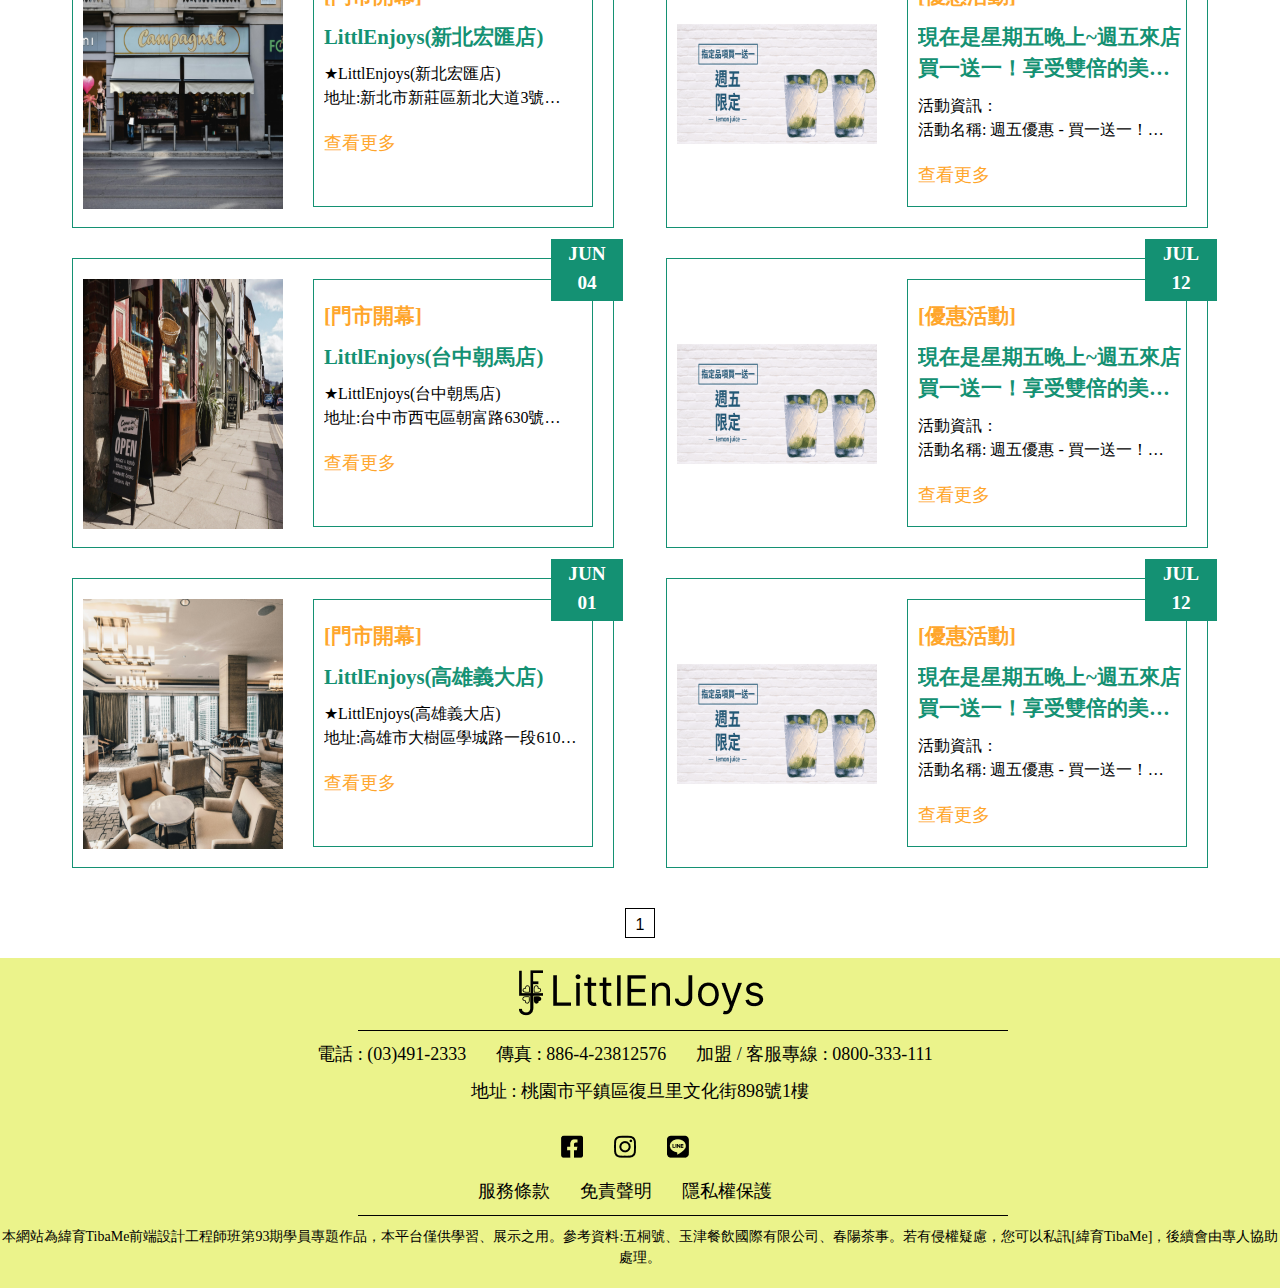
<file: news.html>
<!DOCTYPE html>
<html lang="en">
<head>
    <meta charset="UTF-8">
    <meta name="viewport" content="wclassth=device-wclassth, initial-scale=1.0">
    <link rel="stylesheet" href="./css/style.css">
    <link rel="stylesheet" href="./css/news.css">
    <link rel="stylesheet" href="https://stackpath.bootstrapcdn.com/font-awesome/4.7.0/css/font-awesome.min.css">
    <title>LittlEnJoy</title>
</head>
<body>
    <script>
           function showMenuBar() {
            let menuBar = document.getElementById("menuBar");
            
            if (menuBar.style.display == "none") {
                menuBar.style.display = "block";
            } else {
                menuBar.style.display = "none";
            }
        }

        function filterStore(type){
            
            let newOpen = document.getElementsByClassName("newopen");
            let sales = document.getElementsByClassName("sales");

            switch (type) {
                
                case 'all':
                for(i = 0; i < newOpen.length;i++){        
                newOpen[i].style.display = "flex";
                }
                for(j = 0; j < sales.length;j++){
                sales[j].style.display = "flex";
                }
                break;
                case 'newopen':      
                for(i = 0; i < newOpen.length;i++){        
                newOpen[i].style.display = "flex";
                }
                for(j = 0; j < sales.length;j++){
                sales[j].style.display = "none";
                }
                break;
                case 'sales':
                for(i = 0; i < newOpen.length;i++){        
                newOpen[i].style.display = "none";
                }
                for(j = 0; j < sales.length;j++){
                sales[j].style.display = "flex";
                }
                break;
            }          
        }
    </script>


    <div>
        <div class="top">
            <a href="./index.html"><img src="./img/LOGO4.png" alt=""></a>
            <i class="fa fa-bars" aria-hidden="true" onclick="showMenuBar()"></i>
            <ul id="menuBar">
                <li><a href="./aboutus1.html">關於我們</a></li>
                <li><a href="./menu.html">推薦飲品</a></li>
                <li><a href="./news.html">最新活動</a></li>
                <li><a href="./store.html">門市據點</a></li>
                <li><a href="./contactus.html">聯絡我們</a></li>
                <li><a href="./franchise.html">加盟資訊</a></li>
            </ul>
        </div>
        <div class="banner">
            <img src="./img/b3.jpg" alt="">
            <h2>最新活動 LATEST NEWS</h2>
        </div>

        <div class="center">
                <div class="items"> 
                <ul>
                <li><button class="button1" onclick="filterStore('all')">全部</button></li>
                <li><button class="button1" onclick="filterStore('newopen')">門市開幕</button></li>
                <li><button class="button1" onclick="filterStore('sales')">優惠活動</button></li>           
                </ul>
                </div>
            <div id="news">
                <div class="newopen">              
                    <a href="#">
                    <div class="date">
                        <h1>JUL</h1>
                        <h4>04</h4>
                    </div>
                    <img src="./img/storef1.png" alt="">
                
                    <div class="right">                  
                    <h3>[門市開幕]</h3>
                    <h2>LittlEnjoys(新北宏匯店)</h2>
                    <P>★LittlEnjoys(新北宏匯店)<br>
                        地址:新北市新莊區新北大道3號<br>
                        電話:02-22314449
                    </P>
                    <a href="#">查看更多</a>                 
                    </a>
                    </div>
                
                </div>
                <div class="sales">
                    <a href="#"> 
                    <div class="date">
                        <h1>JUL</h1>
                        <h4>12</h4>
                    </div>                
                    <img src="./img/banner02_1.png" alt="">
                    <div class="right">                   
                    <h3>[優惠活動]</h3>                  
                    <h2>現在是星期五晚上~週五來店買一送一！享受雙倍的美味！</h2>
                    <P>活動資訊：<br>
                        活動名稱: 週五優惠 - 買一送一！<br>
                        活動時間: （限週五當天13:00~22:00）<br>
                        活動內容: 凡在週五下午13點到店消費，飲料享買一送一優惠！</P>
                    <a href="#">查看更多</a>   
                    </div>
                    </a>                
                </div>  
                
                <div class="newopen">              
                    <a href="#">
                    <div class="date">
                        <h1>JUN</h1>
                        <h4>04</h4>
                    </div>
                    <img src="./img/bestnew.png" alt="">
                
                    <div class="right">                  
                    <h3>[門市開幕]</h3>
                    <h2>LittlEnjoys(台中朝馬店)</h2>
                    <P>★LittlEnjoys(台中朝馬店)<br>
                        地址:台中市西屯區朝富路630號<br>
                        電話:04-2483883
                    </P>
                    <a href="#">查看更多</a>                 
                    </a>
                    </div>
                
                </div>
                <div class="sales">
                    <a href="#"> 
                    <div class="date">
                        <h1>JUL</h1>
                        <h4>12</h4>
                    </div>                
                    <img src="./img/banner02_1.png" alt="">
                    <div class="right">                   
                    <h3>[優惠活動]</h3>                  
                    <h2>現在是星期五晚上~週五來店買一送一！享受雙倍的美味！</h2>
                    <P>活動資訊：<br>
                        活動名稱: 週五優惠 - 買一送一！<br>
                        活動時間: （限週五當天13:00~22:00）<br>
                        活動內容: 凡在週五下午13點到店消費，飲料享買一送一優惠！</P>
                    <a href="#">查看更多</a>   
                    </div>
                    </a>                
                </div>  
                
                <div class="newopen">              
                    <a href="#">
                    <div class="date">
                        <h1>JUN</h1>
                        <h4>01</h4>
                    </div>
                    <img src="./img/aboutsofe44.jpg" alt="">
                
                    <div class="right">                  
                    <h3>[門市開幕]</h3>
                    <h2>LittlEnjoys(高雄義大店)</h2>
                    <P>★LittlEnjoys(高雄義大店)<br>
                        地址:高雄市大樹區學城路一段610號<br>
                        電話:07-3645222
                    </P>
                    <a href="#">查看更多</a>                 
                    </a>
                    </div>
                
                </div>
                <div class="sales">
                    <a href="#"> 
                    <div class="date">
                        <h1>JUL</h1>
                        <h4>12</h4>
                    </div>                
                    <img src="./img/banner02_1.png" alt="">
                    <div class="right">                   
                    <h3>[優惠活動]</h3>                  
                    <h2>現在是星期五晚上~週五來店買一送一！享受雙倍的美味！</h2>
                    <P>活動資訊：<br>
                        活動名稱: 週五優惠 - 買一送一！<br>
                        活動時間: （限週五當天13:00~22:00）<br>
                        活動內容: 凡在週五下午13點到店消費，飲料享買一送一優惠！</P>
                    <a href="#">查看更多</a>   
                    </div>
                    </a>                
                </div>  

                <div class="newopen">              
                    <a href="#">
                    <div class="date">
                        <h1>JUL</h1>
                        <h4>04</h4>
                    </div>
                    <img src="./img/storef1.png" alt="">
                
                    <div class="right">                  
                    <h3>[門市開幕]</h3>
                    <h2>LittlEnjoys(新北宏匯店)</h2>
                    <P>★LittlEnjoys(新北宏匯店)<br>
                        地址:新北市新莊區新北大道3號<br>
                        電話:02-22314449
                    </P>
                    <a href="#">查看更多</a>                 
                    </a>
                    </div>
                
                </div>
                <div class="sales">
                    <a href="#"> 
                    <div class="date">
                        <h1>JUL</h1>
                        <h4>12</h4>
                    </div>                
                    <img src="./img/banner02_1.png" alt="">
                    <div class="right">                   
                    <h3>[優惠活動]</h3>                  
                    <h2>現在是星期五晚上~週五來店買一送一！享受雙倍的美味！</h2>
                    <P>活動資訊：<br>
                        活動名稱: 週五優惠 - 買一送一！<br>
                        活動時間: （限週五當天13:00~22:00）<br>
                        活動內容: 凡在週五下午13點到店消費，飲料享買一送一優惠！</P>
                    <a href="#">查看更多</a>   
                    </div>
                    </a>                
                </div>  
                
                <div class="newopen">              
                    <a href="#">
                    <div class="date">
                        <h1>JUN</h1>
                        <h4>04</h4>
                    </div>
                    <img src="./img/bestnew.png" alt="">
                
                    <div class="right">                  
                    <h3>[門市開幕]</h3>
                    <h2>LittlEnjoys(台中朝馬店)</h2>
                    <P>★LittlEnjoys(台中朝馬店)<br>
                        地址:台中市西屯區朝富路630號<br>
                        電話:04-2483883
                    </P>
                    <a href="#">查看更多</a>                 
                    </a>
                    </div>
                
                </div>
                <div class="sales">
                    <a href="#"> 
                    <div class="date">
                        <h1>JUL</h1>
                        <h4>12</h4>
                    </div>                
                    <img src="./img/banner02_1.png" alt="">
                    <div class="right">                   
                    <h3>[優惠活動]</h3>                  
                    <h2>現在是星期五晚上~週五來店買一送一！享受雙倍的美味！</h2>
                    <P>活動資訊：<br>
                        活動名稱: 週五優惠 - 買一送一！<br>
                        活動時間: （限週五當天13:00~22:00）<br>
                        活動內容: 凡在週五下午13點到店消費，飲料享買一送一優惠！</P>
                    <a href="#">查看更多</a>   
                    </div>
                    </a>                
                </div>  
                
                <div class="newopen">              
                    <a href="#">
                    <div class="date">
                        <h1>JUN</h1>
                        <h4>01</h4>
                    </div>
                    <img src="./img/aboutsofe44.jpg" alt="">
                
                    <div class="right">                  
                    <h3>[門市開幕]</h3>
                    <h2>LittlEnjoys(高雄義大店)</h2>
                    <P>★LittlEnjoys(高雄義大店)<br>
                        地址:高雄市大樹區學城路一段610號<br>
                        電話:07-3645222
                    </P>
                    <a href="#">查看更多</a>                 
                    </a>
                    </div>
                
                </div>
                <div class="sales">
                    <a href="#"> 
                    <div class="date">
                        <h1>JUL</h1>
                        <h4>12</h4>
                    </div>                
                    <img src="./img/banner02_1.png" alt="">
                    <div class="right">                   
                    <h3>[優惠活動]</h3>                  
                    <h2>現在是星期五晚上~週五來店買一送一！享受雙倍的美味！</h2>
                    <P>活動資訊：<br>
                        活動名稱: 週五優惠 - 買一送一！<br>
                        活動時間: （限週五當天13:00~22:00）<br>
                        活動內容: 凡在週五下午13點到店消費，飲料享買一送一優惠！</P>
                    <a href="#">查看更多</a>   
                    </div>
                    </a>                
                </div>  
                

            </div>
            
            
                <div id="pages">
                    <ul>
                    <li><button>1</button></li>
                    <!-- <li><button>2</button></li> -->
                    </ul>
                </div>

        </div>

        <div class="bottom">
            <a href="#"><img src="./img/LOGO4.png" alt=""></a>
            <span class="line"></span>
            <div class="bt_center">
            <ul>
                <li>電話 :  (03)491-2333</li>
                <li>傳真 : 886-4-23812576</li>
                <li>加盟 / 客服專線 :  0800-333-111</li>
            </ul>              
            <p>地址 : 桃園市平鎮區復旦里文化街898號1樓</p>
                
            <ul>
                <li><a href="https://www.facebook.com/"><img src="./img/FB.png" alt=""></a></li>
                <li><a href="https://www.instagram.com/"><img src="./img/IG.png" alt=""></a></li>
                <li><a href="https://line.me/tw/"><img src="./img/Line.png" alt=""></a></li>
            </ul>      
            <ul>
                <li>服務條款</li>
                <li>免責聲明</li>
                <li>隱私權保護</li>
            </ul>
            </div>
            <span class="line"></span>
            <p class="ex">本網站為緯育TibaMe前端設計工程師班第93期學員專題作品，本平台僅供學習、展示之用。參考資料:五桐號、玉津餐飲國際有限公司、春陽茶事。若有侵權疑慮，您可以私訊[緯育TibaMe]，後續會由專人協助處理。</p> 
        </div>   
    </div>
</body>
</html>
</file>
<file: css/index.css>
#main {
    width: 100%;
    max-height: 550px;
	overflow: hidden;
    margin-bottom: 50px;
    position: relative;
}

#content{
    position: relative;
}

#content li{
    
    float: left;
}

.image {
    width: 100%; 
    height: 100%;   
}

#main .left {
    display: block;
    width: 50px;
    height: 50px;
    margin-bottom: 1px;
    flex-shrink: 0;
    position: absolute;
    left: 0;
    top: 50%;
}

#main .right {
    display: block;
    width: 50px;
    height: 50px;
    margin-bottom: 1px;
    flex-shrink: 0;
    position: absolute;
    right: 0;
    top: 50%;
}

.left:before {
    content: '';
    display: inline-block;
    width: 0;
    height: 0;
    border: 20px solid white;
    border-color: transparent #333 transparent transparent;
    margin-top: 5px;
    margin-left: 5px;
}

.right:before {
    content: '';
    display: inline-block;
    width: 0;
    height: 0;
    border: 20px solid white;
    border-color: transparent transparent transparent #333;
    margin-top: 5px;
    margin-left: 5px;
}

#contentButton {
    /* display: block; */
	text-align: center;

    position: absolute;
    left: 45%;
    bottom: 0;
}

#contentButton li {
    width: 20px;
    height: 20px;
    border-radius: 50%;
    margin: 8px;
    background-color: #ccc;
    display: inline-block;
}

#contentButton li.clicked{
	background-color: #149173;
    border: 1px solid #ccc;
}

.tt {
    text-align: center;
    font-size: 2rem;
    color: #149173;
    font-weight: bold;
    margin-top: 10px;
    margin-bottom: 20px;
}

.main1 {
    border: 1px solid black;
}

.up {

    display: flex;
    margin-bottom: 20px;
}

.up img {
    padding-left: 20px;
}

.introduce {
    padding: 20px;
}

.introduce h2 {
    font-size: 2rem;
    color: #149173;
    font-weight: bold;
    margin-bottom: 20px;
}

.introduce p {
    font-size: 1.5rem;

}

.main1 ul {
    display: flex;
    justify-content: space-between;
    
    margin-bottom: 20px;
    width: 100%;
}

.main1 li {
    margin-right: 20px;
    position: relative;
    width: calc(20% - 20px);

}

/* .main1 li:before {
    display:none;
    content: '';
    width: 10vw;
    height: 12vw;
    border: 1px solid white;

    position: absolute;
    left: 50%;
    top: 50%;
    transform: translate(-50%, -50%);
} */

.active:before {
    
    content: '';
    width: 10vw;
    height: 12vw;
    border: 1px solid white;

    position: absolute;
    left: 50%;
    top: 50%;
    transform: translate(-50%, -50%);
}

.main1 li img {
    
    width: 100%;
    height: 200px;
    object-fit: contain;
}

.main1 li h2{
    display: none;
}

.main1 li p{
    display: none;
}

.main2_card {
    display: flex;
}

.card img {
    padding: 20px 10px;
    width: 200px;
    height: 250px;

}

.card {
    display: flex;
    max-height: 300px;
    width: 100%;
    margin-bottom: 30px;
    border: 1px solid #149173;
    position: relative;
    margin-right: 20px;
}

.card:hover {
    background-color: rgba(20, 145, 115, .5);
}

.card .date {
    display: flex;
    flex-direction: column;
    margin-left: auto;
    border: 1px solid #149173;
    text-align: center;
    width: 70px;
    height: 60px;
    color: white;
    font-weight: bold;
    font-size: 1.2rem;
    background-color: #149173;
    position: absolute;
    right: -10px;
    top: -20px;
}

.card:hover .date {
    color: #149173;
    background-color: white;
}

.right_1 {
    width: 100%;

    margin: 20px;
    padding-top: 20px;
    padding-left: 20px;
    border: 1px solid #149173;
}

.card h3 {
    font-size: 1.3rem;
    font-weight: bold;
    color: #FFA62B;
    margin-bottom: 10px;
}

.card h2 {
    font-size: 1.3rem;
    color: #149173;
    font-weight: bold;
    margin-bottom: 10px;

    display: -webkit-box;
    text-overflow: ellipsis;
    -webkit-box-orient: vertical;
    -webkit-line-clamp: 2;
    overflow: hidden;

}

.card p {
    font-size: 16px;
    margin-bottom: 20px;
    color: #000;

    display: -webkit-box;
    text-overflow: ellipsis;
    -webkit-box-orient: vertical;
    -webkit-line-clamp: 2;
    overflow: hidden;
}


.card a:nth-last-child(1) {
    color: #FFA62B;
}

.more {
    display: block;
    text-align: center;
    margin: 0 auto 20px;
    margin-bottom: 20px;
    font-size: 1.2rem;
    font-weight: bold;
    color: #149173;
    border: 2px solid #149173;
    width: 80px;
}

.more:hover {
    color: white;
    background-color: #149173;
}



@media screen and (max-width: 1200px){

    #contentButton {
        left: 40%;
    }

    .main2_card {
      flex-direction: column;
      flex-wrap: nowrap;
        align-items: center;
    }

    .card{
    max-width: 90%;
    margin:0 10px 30px 10px;

    }

  

}

@media screen and (max-width: 500px){
    #contentButton {
        left: 35%;
        bottom: 10px;
    }

    #main {
        padding-top: 100px;
    }
    .up{
        flex-direction: column;
    }

    .up img {
        padding-left: 10px;
        padding-right:10px ;
    }

    .main{
        margin-top: 90px;
    }

    .card h3,h2{
        font-size: 1rem;
    }
    
    
    .card img{
    padding: 0;
    width: 150px;
    height: 200px;
    margin-left: 10px;
    margin-top: 30px;
    }
}
</file>
<file: css/aboutus.css>
.main{
    padding: 20px;
    display: flex;
    margin-bottom: 20px;
}

.left{
    margin-right: 30px;
}
.main h3{
    font-size: 32px;
    font-weight: bold;
    margin-bottom: 10px;
}

.main p{
    font-size: 24px;
}

.main img{
    max-width: 600px;
    width: 100%;
    height: 300px;
}

.midd ul{
    display: flex;
    justify-content:space-between;
    padding: 20px;

}

.midd img{
    width: 100%;
}

.main1{
    margin: 0 auto 30px;
    text-align: center;
    padding: 20px;
}

.main1 h3{
        font-size: 32px;
        font-weight: bold;
}

.main1 ul{
    display: flex;
    flex-wrap: wrap;
    flex-direction: row;
    justify-content: center;
  
    
}

.main1 li{   
    margin: 1em;
    flex-basis: 300px;
    position: relative;
}

.main1 img{
    display: block;
    border-radius: 12px;
    
}

.main1 li:hover .text_box{
    border-radius: 10px;
    transition: .8s;
    height: 100%;
}




.text_box{
    position: absolute;
    bottom: 0;
    left: 0;
    right: 0;
    background-color: rgba(0, 0, 0, 0.5);
    width: 100%;
    height: 28%;
    border-bottom-right-radius: 10px;
    border-bottom-left-radius: 10px;
    
}

.text_box h4{
    color: white;
    font-size: 1.6rem;
    font-weight: bold;
    overflow: hidden;
    position: absolute;
    top: 15px;
    bottom: 0;
    left: 0;
    right: 0;
    width: 100%;
    font-weight: 600;
    transition: .8s;
}

.text_box p{
    color: white;
    font-size: 24px;
    position: absolute;
    top: 100px;
    bottom: 0;
    left: 0;
    right: 0;
    overflow: hidden;
    width: 100%;
    font-weight: 600;
    line-height: 1.2;
    transition: .8s;
}


@media screen and (max-width: 820px){
    .main h3{
        font-size: 24px;
    }
    
    .main p{
        font-size: 18px;
    }
   
    .main img{
        max-width: 300px;
    }

}


@media screen and (max-width: 500px){
    .main img{
        display: none;
    }

    .midd img{
        max-width: 50px;
        width: 100%;
    }
    

}
</file>
<file: css/contactus.css>
.center h2{
    text-align: center;
    font-size: 36px;
    color: #149173;
    margin-top: 20px;
    margin-bottom: 20px;
}

.center  p {
    text-align: center;
    font-size: 28px;
    margin-bottom: 20px;
}

.main{
    display: block;
    margin: 0 auto;
    
}

.center ul{
    font-size: 28px;
}

.center li{
    margin-bottom: 20px;
}

.center em{
    color: red;
}

select{
    font-size: 28px;
}

input{
    font-size: 28px;
    border-radius: 4px;
}

textarea{
    width: 100%;
    border-radius: 4px;
}

.send{
    display: block;
    margin: 0 auto;
    text-align: center;
    border-radius: 20%;
    background-color: #fff;
}

.send:hover{
    background-color:#EBF38B;
    color: white;
}

#map{
    float: right;
    background-color: white;
    padding: 10px;
}

#map h3{
    margin-bottom: 10px;
}

iframe{
    width: 100%;
    height: 200px;
}




@media screen and (max-width: 1200px){
    .main{
        margin: 0 20px;
    }
    #map{
        float: none;
    }
}

@media screen and (max-width: 500px){
    .center h2{
        font-size: 36px;
    }
    
    .center  p {
        font-size: 16px;
    }
    
    .center ul{
        font-size: 16px;
    }

    select{
        font-size: 16px;
    }
    
    input{
        font-size: 16px;
    }
    

}
</file>
<file: css/franchise.css>
.main{
    margin: 0 auto 30px;
    text-align: center;
    padding: 20px;
}

.main h3{
        font-size: 32px;
        font-weight: bold;
}

.main ul{
    display: flex;
    flex-wrap: wrap;
    flex-direction: row;
    justify-content: center;
    margin-bottom: 20px;
}

.main li{   
    margin: 1em;
    flex-basis: 300px;
    position: relative;
}

.main img{
    display: block;
    border-radius: 12px;
    
}

.main li:hover .text_box{
    border-radius: 10px;
    transition: .8s;
    height: 100%;
   
}




.text_box{
    position: absolute;
    bottom: 0;
    left: 0;
    right: 0;
    background-color: rgba(0, 0, 0, 0.5);
    width: 100%;
    height: 28%;
    border-bottom-right-radius: 10px;
    border-bottom-left-radius: 10px;
    
}

.text_box h4{
    color: white;
    font-size: 1.6rem;
    font-weight: bold;
    overflow: hidden;
    position: absolute;
    top: 15px;
    bottom: 0;
    left: 0;
    right: 0;
    width: 100%;
    font-weight: 600;
    transition: .8s;
}

.text_box p{
    color: white;
    font-size: 18px;
    padding: 0 20px;
    box-sizing: border-box;
    position: absolute;
    top: 100px;
    bottom: 0;
    left: 0;
    right: 0;
    overflow: hidden;
    width: 100%;
    font-weight: 600;
    line-height: 1.2;
    transition: .8s;
}

.main a{
    font-weight: bold;
    font-size: 1.2rem;
    outline: 1px solid;
    border-radius: 12px;
    padding: 10px;
    color: black;  
}

.main a:hover{
    background-color: #EBF38B;
    color: white;
}


.main_midd{
    text-align: center;
}


.main_midd ul{
    display: flex;
}

.main_midd li{
    position: relative;
}

.main_midd img{
    width: 100%;
    opacity: 0.5;
}

.main_midd h3{
    font-size:  2.6rem;
    font-weight: 600;
    position: absolute;
    top: 30%;
    left: 50%;
    transform: translate(-50%,-50%);
}

.main_midd p{
    font-weight: 600;
    font-size: 1.2rem;
   
    position: absolute;
    top: 50%;
    left: 50%;
    transform: translate(-50%,-50%);
}

.main1{
    margin: 0 auto 30px;
    text-align: center;
    padding: 20px;
}

.main1 h3{
        font-size: 32px;
        font-weight: bold;
}

.main1 ul{
    display: flex;
    flex-wrap: wrap;
    justify-content: center;
    margin-bottom: 20px;
}

.main1 li{   
    margin: 1em;
    flex-basis: 300px;
    position: relative;
}

.main1 img{
    display: block;
    border-radius: 12px;
    border: 1px solid #EBF38B;
    opacity: 0.5;
}

.main1 h4{
    font-size: 1.6rem;
    font-weight: bold;
    /* position: absolute;
    top: 15px;
    bottom: 0;
    left: 0;
    right: 0;
    width: 100%; */
}

.main1 p{
    font-size: 18px;
    padding: 0 20px;
    width: 100%;
    /* position: absolute;
    top: 100px;
    bottom: 0;
    left: 0;
    right: 0; */
    font-weight: 600;
    line-height: 1.2;
    text-align: left;
    box-sizing: border-box;
}

@media screen and (max-width: 820px){

    .main_midd h3{
        font-size: 2rem;
    }

    .main_midd p{
        font-size: 1rem;
    }
    .main1 ul{
        justify-content: space-between;
    }
    
}

@media screen and (max-width: 500px){
    .banner img{
        max-height: 200px;
    }

    .main_midd h3{
        font-size: 1rem;
    }

    .main_midd p{
        font-size: 0.55rem;
    }


}
</file>
<file: css/menu.css>
.items{
    height: 50px;
    
}

.items ul{
    display: flex;
    justify-content: center;       
}

.items li{
    margin-left: 20px;
    position: relative;    
    height: 40px;
    
}

.items li::before{
    content: '';
    display: block;
    width: 2px;
    height: 16px;
    background-color: black;

    position: absolute;
    right: -11px;
    top: 0;
    bottom: 0;
    margin: auto;
}

.items li:nth-last-child(1)::before{
    display: none;
}

.items button{
    font-size: 1.2rem;
    display: block;
    text-align: center;
    color: black;

    border: none;
    background-color: transparent;
}

.items li button:hover{
    border-bottom: 3px solid #149173;
    font-weight: bold;
}

.center .line{
    width: 100%;
    height: 1px;
    display: block;
    border-bottom: 1px solid black;
    margin-bottom: 10px;
}



.menu ul{

    text-align: center;
    display: flex;
    flex-wrap: wrap;
}

.menu  li{
    margin-right: 30px; 
    width: 250px;
    padding: 10px;
}

.menu ul img{
    width: 100%;
    height: 250px;
}

.menu h3{
    margin: 5px auto 10px;
    font-size: 1.2rem;
    color: #149173;
    font-weight: bold;
}

#pages ul{
    display: flex;
    justify-content: center;
    margin: 10px auto 20px;
}
#pages li{  
    margin: 0 5px;
}

#pages button{
    display: block;
    min-width: 30px;
    height: 30px;
    text-align: center;
    padding-top: 5px;
    border: 1px solid black;
    font-size: 1rem; 
    color: black;
    background-color: white;
    box-sizing: border-box;
    
}
#pages button:hover{
    background-color:#EBF38B;
    color: white;
}

@media screen and (max-width: 1200px){
    .menu ul{
        margin-left: 12vw;
    }
    .menu  li{
        width: 25%;
        padding: 0;
    }

    .menu ul img{
        height: 22vw;
    }
}

@media screen and (max-width: 500px){
    .items button{
        font-size: 1rem;
    }
    
    .menu ul{
        margin-left: 7vw;
    }
}
</file>
<file: css/news.css>
.items{
    height: 50px;
    margin-bottom: 20px;
}

.items ul{
    display: flex;
   
    justify-content: center;       
}

.items li{
    margin-left: 20px;
    position: relative;    
    height: 40px;
}

.items li::before{
    content: '';
    display: block;
    width: 2px;
    height: 16px;
    background-color: black;

    position: absolute;
    right: -11px;
    top: 0;
    bottom: 0;
    margin: auto;
}

.items li:nth-last-child(1)::before{
    display: none;
}

.items button{
    font-size: 1.2rem;
    display: block;
    text-align: center;
    color: black;

    border: none;
    background-color: transparent;
}

.items li button:hover{
    border-bottom: 3px solid #149173;
    font-weight: bold;
}

#news {
    display: flex;
    flex-wrap: wrap;
}

#news img{
    padding: 20px 10px 10px;
    width: 200px;
    height: 250px;
}

#news .newopen{
    display: flex;
    width: 45%;
    margin-right: 20px;
    margin-bottom: 30px;
    border: 1px solid #149173;
    position: relative;
}

#news .sales{
    display: flex;
    width: 45%;
    margin-bottom: 30px;
    border: 1px solid #149173;
    position: relative;
}

.newopen:hover {
    background-color: rgba(20, 145, 115, .5);
} 

.sales:hover {
    background-color: rgba(20, 145, 115, .5);
} 

#news .date{
    display: flex;
    flex-direction: column;
    margin-left: auto;
    border: 1px solid #149173;
    text-align: center;
    width: 70px;
    height: 60px;
    color: white;
    font-weight: bold;
    font-size: 1.2rem;
    background-color:#149173 ;
    position: absolute;
    right: -10px;
    top: -20px;
}

#news .newopen:hover .date{
    color: #149173 ;
    background-color:white;
}

#news .sales:hover .date{
    color: #149173 ;
    background-color:white;
}

.right{
    width: 100%;
    margin: 20px;
    padding-top: 20px;
    padding-left: 10px;
    border: 1px solid #149173;
}

#news h3{
    font-size: 1.3rem;
    font-weight: bold;
    color:  #FFA62B;
    margin-bottom: 10px;
}

#news h2{
    font-size: 1.3rem;
    color:  #149173;
    font-weight: bold;
    margin-bottom: 10px;

    display: -webkit-box;
    text-overflow: ellipsis;
    -webkit-box-orient: vertical;
    -webkit-line-clamp: 2;
    overflow: hidden;
}

#news p{
    font-size: 16px;
    margin-bottom: 20px;
    color:#000;

    display: -webkit-box;
    text-overflow: ellipsis;
    -webkit-box-orient: vertical;
    -webkit-line-clamp: 2;
    overflow: hidden;
}



#news a:nth-last-child(1){
    color:#FFA62B;
}



#pages ul{
    display: flex;
    justify-content: center;
    margin: 10px auto 20px;
}
#pages li{  
    margin: 0 5px;
}

#pages button{
    display: block;
    min-width: 30px;
    height: 30px;
    text-align: center;
    padding-top: 5px;
    border: 1px solid black;
    font-size: 1rem; 
    color: black;
    background-color: white;
    box-sizing: border-box;
    
}
#pages button:hover{
    background-color:#EBF38B;
    color: white;
}

@media screen and (max-width: 1200px){

    #news {
        flex-direction: column;
        flex-wrap: nowrap;
        align-items: center;
    }

    #news .newopen{
    width: 95%;
    margin:0 10px 30px 10px;

    }

    #news .sales{
    width: 95%;
    margin:0 10px 30px 10px;
    }

}

@media screen and (max-width: 500px){
    
    #news h3,h2{
        font-size: 1rem;
    }
    
    
    #news img{
    padding: 0;
    width: 150px;
    height: 200px;
    margin-left: 10px;
    margin-top: 30px;
    }
}
</file>
<file: css/style.css>
@import url('reset.css');

body {
    /* font-family: Impact, Haettenschweiler, 'Arial Narrow Bold', sans-serif; */
    line-height: 1.5;
    font-size: 18px;
}

div {

    display: block;
    margin: 0 auto;
}

a {
    text-decoration: none;
}

.top {
    background-color: #EBF38B;
    height: 100px;
    padding: 30px 20px 20px;
    box-sizing: border-box;
    margin: 0 auto;
    width: 100%;
    display: flex;

    /* position: fixed;
    top: 0;
    left: 0;
    right: 0;
    z-index: 1; */

}

.top img {
    padding-left: 30px;
    max-width: 250px;
    margin-right: 80px;
}

.top i {
    margin-top: 12px;
    margin-left: auto;
    display: none;
}

.top ul {
    margin-left: auto;
    padding-right: 80px;
    font-size: 1.2rem;
    margin-top: 10px;
    font-weight: bold;
    display: flex;
}

.top li {
    margin-right: 20px;
}

.top li a {
    display: block;
    color: black;
}

.top li a:hover {
    border-bottom: 3px solid #149173;
    font-weight: bold;
}

.banner {
    position: relative;
}

.banner img {
    object-fit: cover;
    opacity: 0.5;
    width: 100%;
    max-height: 400px;
    height: 100%;
}

.banner h2 {
    font-size: 4.5vw;
    color: #149173;
    text-align: center;
    position: absolute;
    top: 50%;
    left: 50%;
    transform: translate(-50%, -50%);
    margin-bottom: 10px;

}

.center {
    width: 1200px;
    display: block;
    margin: 0 auto;

}

.bottom {
    background-color: #EBF38B;
    display: flex;
    flex-direction: column;
    justify-content: center;
}

.bottom img {
    display: block;
    margin: 10px auto;
    max-width: 250px;
}

.bottom ul {
    display: flex;
    justify-content: center;
    margin-bottom: 10px;
}

.bottom li {
    margin-right: 30px;
}

.bottom .line {
    content: '';
    border-bottom: 1px solid black;
    margin: 0 0 10px 28%;
    max-width: 650px;
}

.bottom p {
    text-align: center;
    margin-bottom: 20px;
}

.bottom a {
    color: black;
}

.ex {
    font-size: 14px;
}

@media screen and (max-width: 1200px) {
    .top img {
        padding-left: 20px;
    }

    .top ul {
        font-size: 1.6vw;
        padding: 0;
    }

    .top li {
        margin-right: 10px;
    }



    .center {
        width: auto;
    }

    .bottom ul {
        font-size: 1vw;
    }

    .bottom li {
        margin-right: 20px;
    }

    .bottom p {
        font-size: 1vw;
        margin-bottom: 10px;
    }

    .bottom .line {

        max-width: auto;
        width: 40%;
    }

    .bottom img {
        max-width: 150px;
    }

    .ex {
        font-size: 8px;
    }
}

@media screen and (max-width: 746px) {
    .top img {
        padding-left: 20px;
        max-width: 200px;
    }

    .top ul {
        /* display: none; */
    }

}

@media screen and (max-width: 500px) {
    .top {
        position: fixed;
        left: 0;
        top: 0;
        width: 100%;
        box-sizing: border-box;
        z-index: 10;
    }


    .top img {
        padding-left: 10px;
        max-width: 200px;
    }

    .top i {
        display: block;
    }

    .top ul {
        display: none;
        flex-direction: column;
        background-color: #EBF38B;
        position: fixed;
        top: 90px;
        right:0;
        /* height: calc(100vh - 90px); */
        width: 100vw;
        font-size: 1.2rem;
        text-align: center;
    }

    .top li {
        margin-right: 0;
    }

    .top li a {
        line-height: 60px;
        display: block;
    }


    .bottom img {
        max-width: 100px;
    }
}
</file>
